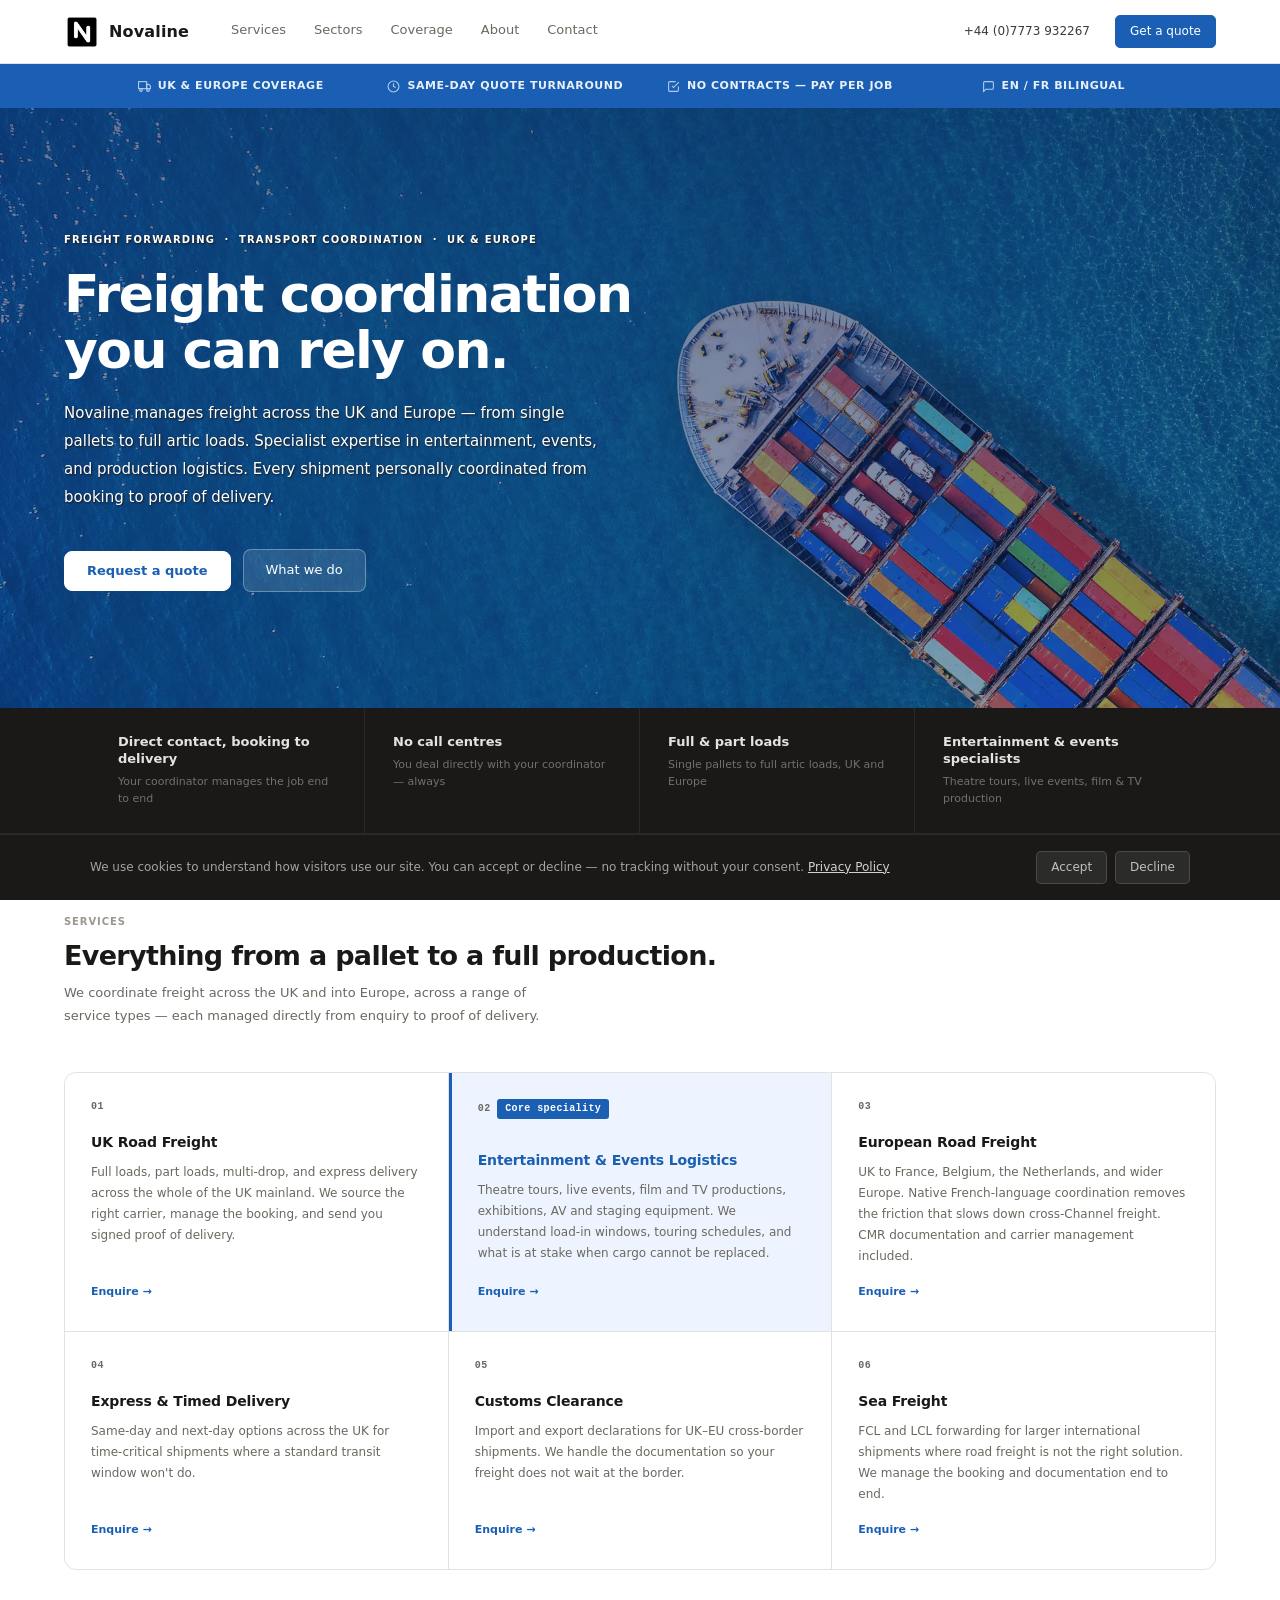
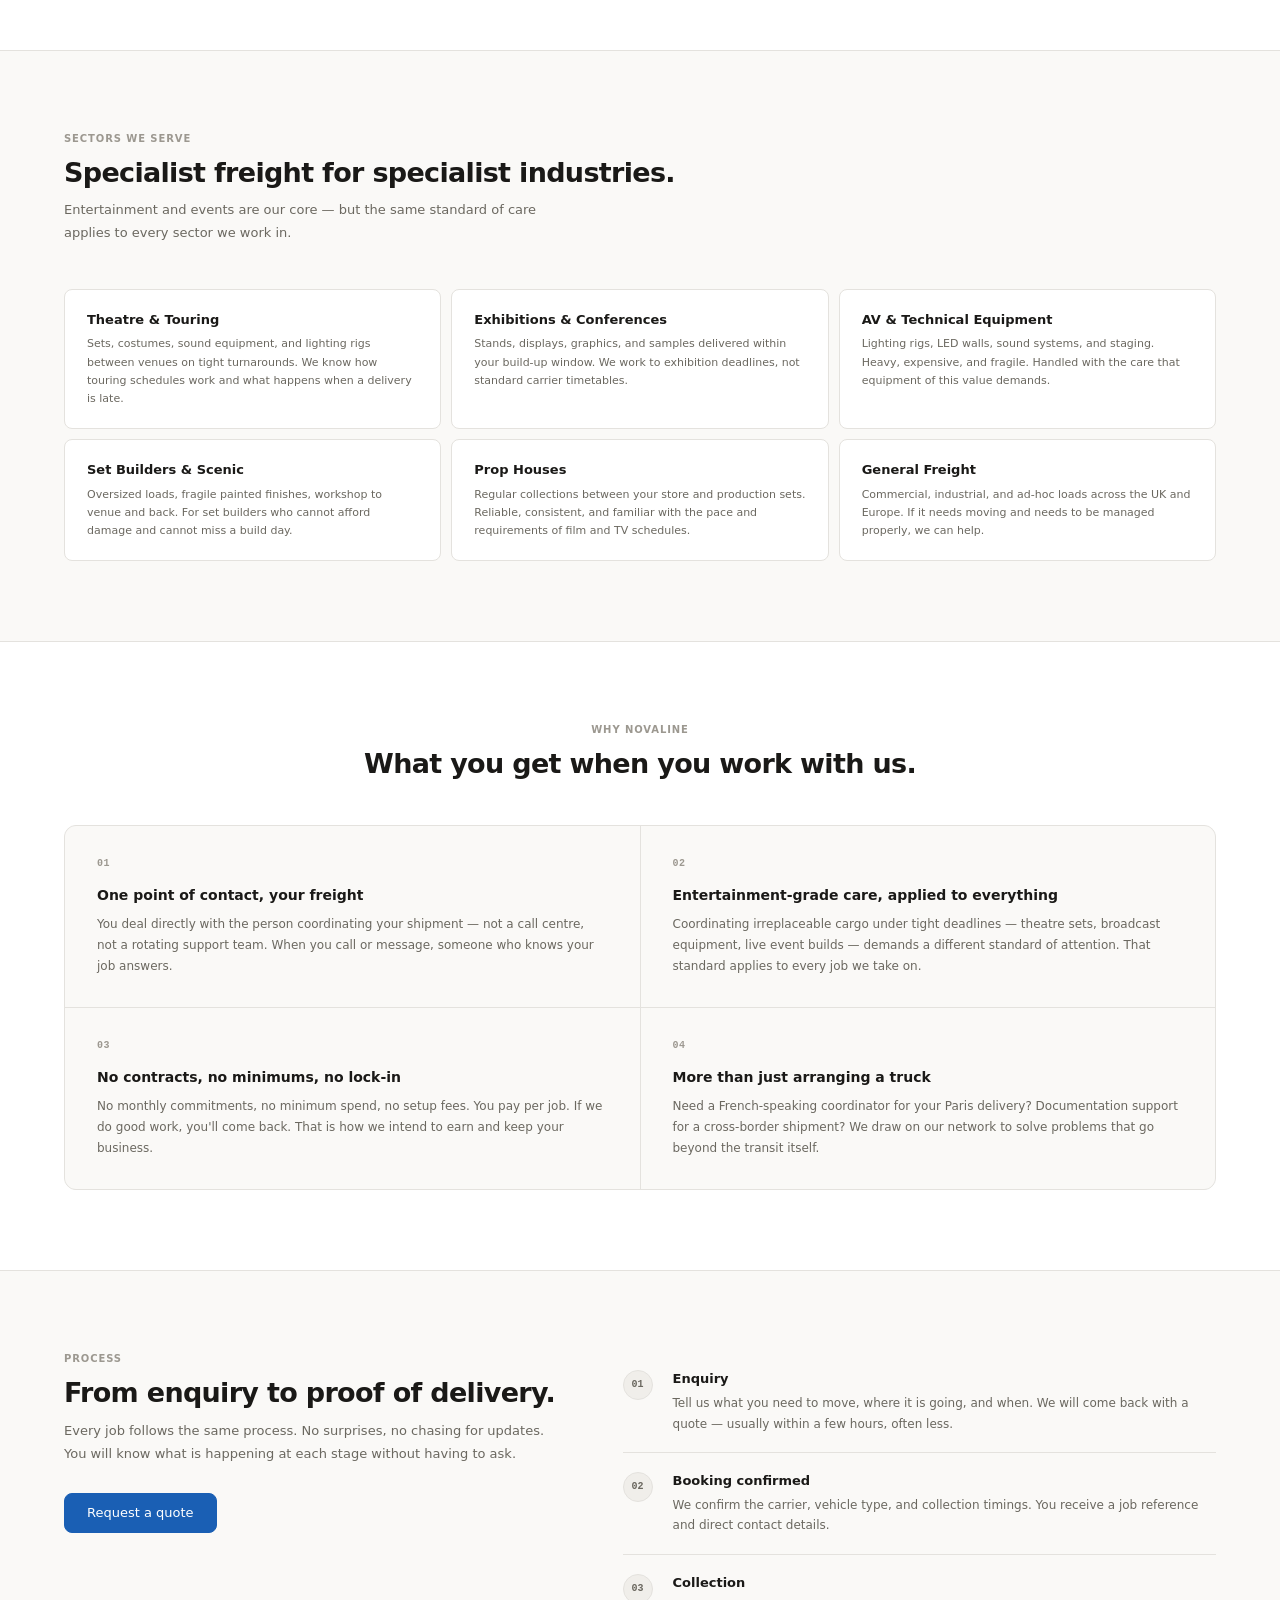
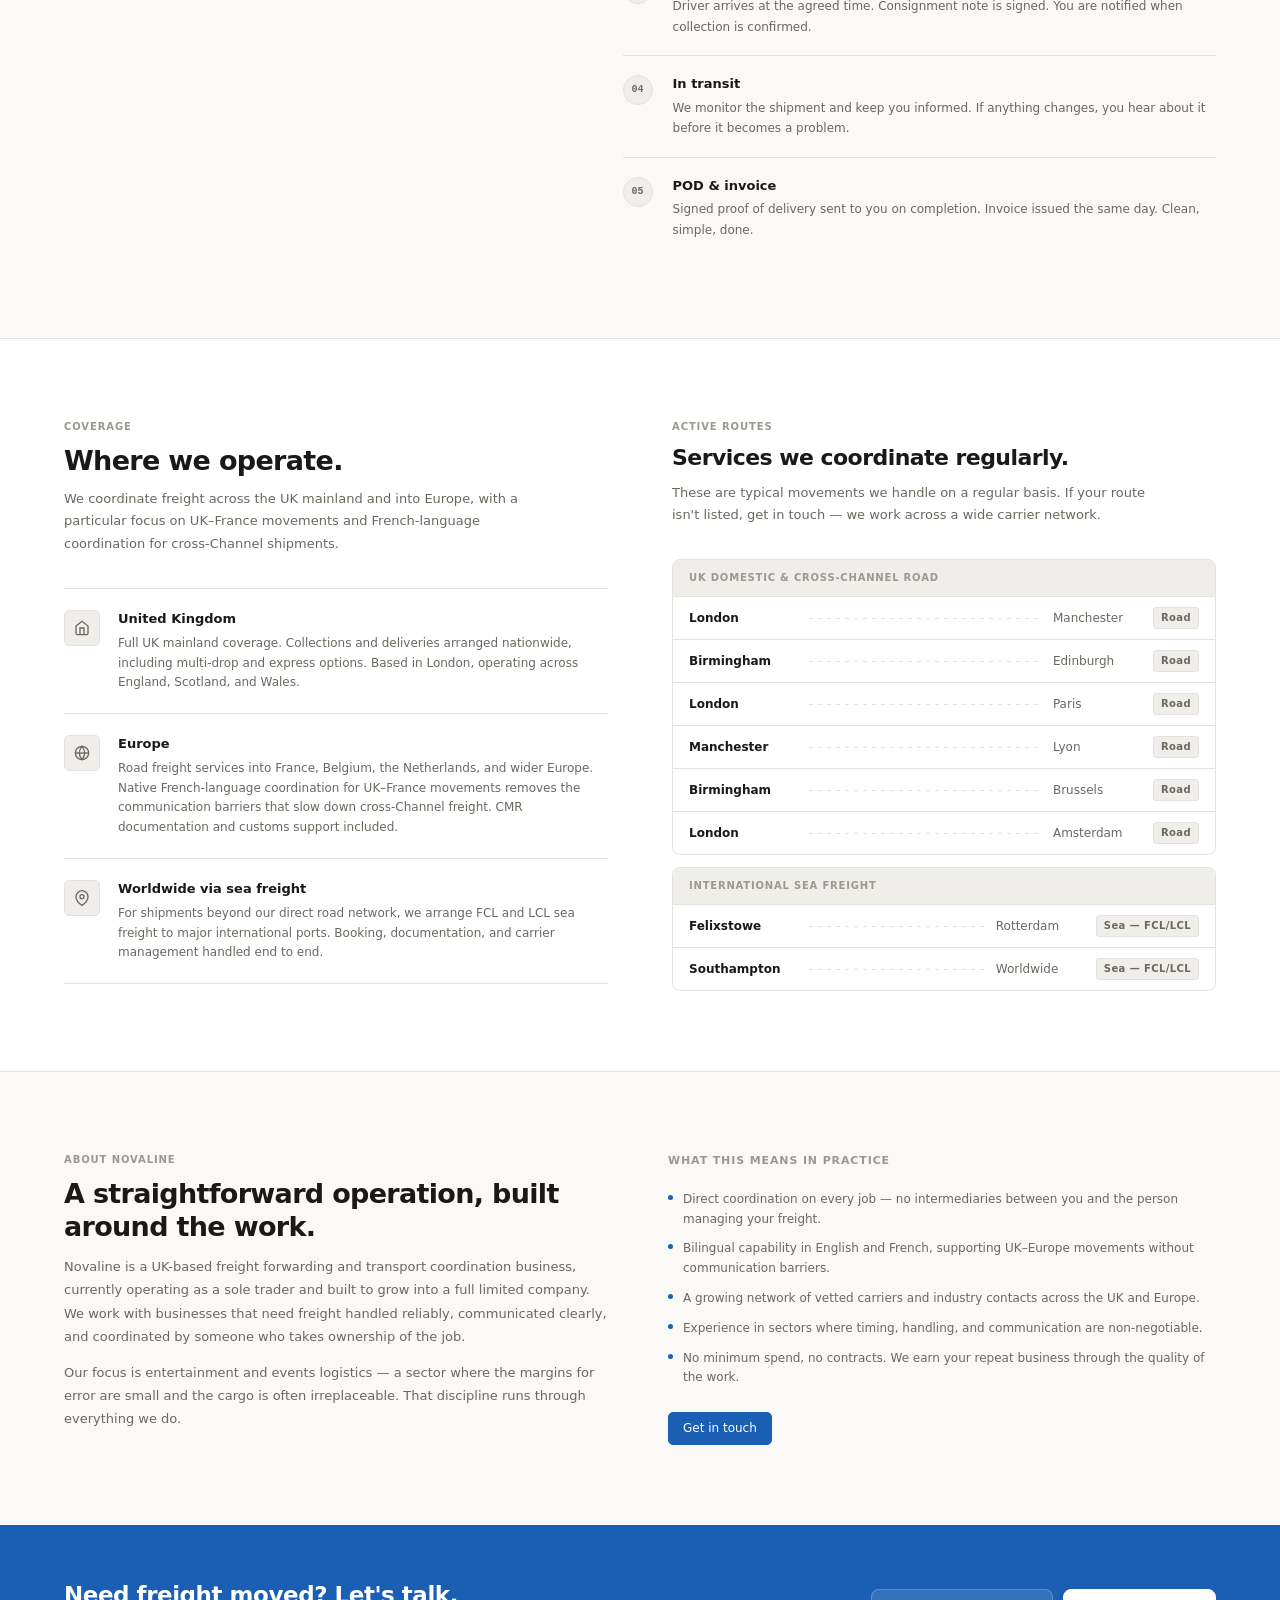
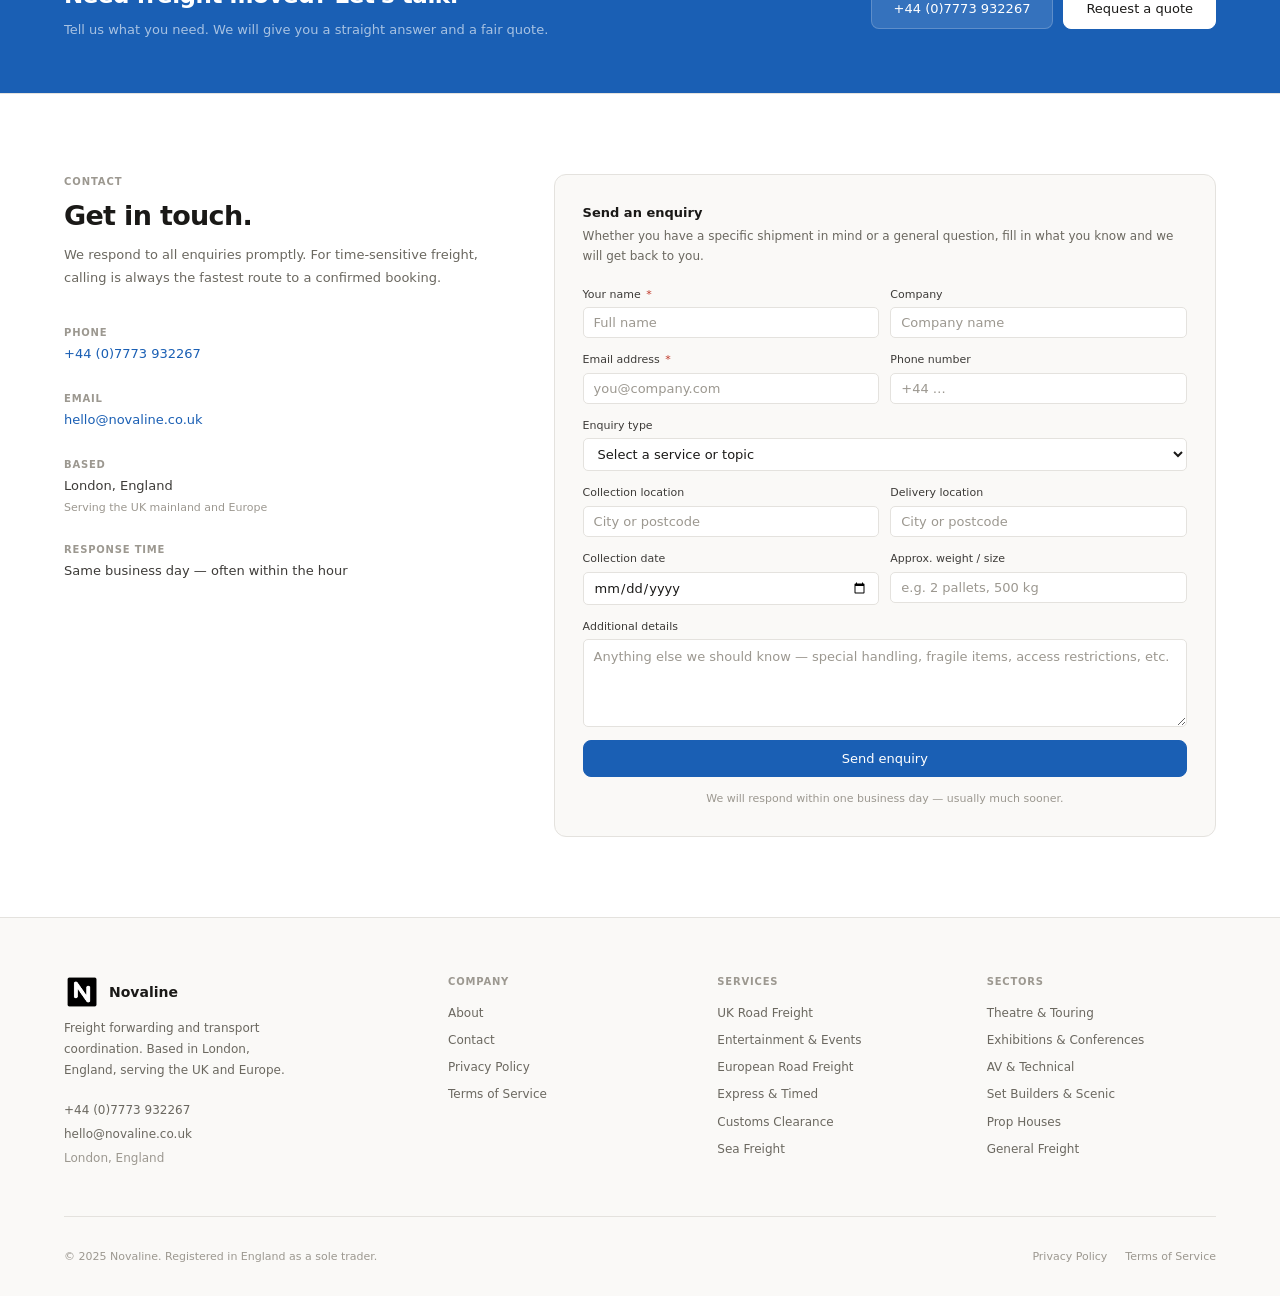
<file: index.html>
<!DOCTYPE html>
<html lang="en">
<head>
    <meta charset="UTF-8">
    <meta name="viewport" content="width=device-width, initial-scale=1.0">
    <!-- PRIMARY METADATA -->
    <title>Novaline — Freight Forwarding & Transport Coordination | UK & Europe</title>
    <meta name="description"
          content="Novaline coordinates freight across the UK and Europe,
          with specialist expertise in entertainment and event logistics.
          Nearly a decade of hands-on industry experience.">
    <meta name="author" content="Novaline">
    <!-- CANONICAL URL -->
    <link rel="canonical" href="https://novaline.co.uk/">
    <!-- OPEN GRAPH -->
    <meta property="og:type" content="website">
    <meta property="og:url" content="https://novaline.co.uk/">
    <meta property="og:title"
          content="Novaline — Freight Forwarding & Transport Coordination | UK & Europe">
    <meta property="og:description"
          content="Novaline coordinates freight across the UK and Europe,
          with specialist expertise in entertainment and event logistics.
          Nearly a decade of hands-on industry experience.">
    <!-- FAVICON -->
    <link rel="icon" href="/assets/logo/favicon.ico">
    <link rel="icon" href="/assets/logo/favicon.svg" type="image/svg+xml">
    <!-- PRELOAD HERO IMAGE -->
    <link rel="preload" as="image" href="/assets/img/hero-home.webp" type="image/webp">
    <!-- STYLES -->
    <link rel="stylesheet" href="/style.css">
</head>
<!-- COOKIE CONSENT -->
<div class="cookie-banner" id="cookieConsent" role="dialog" aria-live="polite" aria-hidden="true"
     aria-label="Cookie consent">
    <div class="cookie-banner__inner">
        <p class="cookie-banner__text">
            We use cookies to understand how visitors use our site. You can accept or decline — no tracking without your
            consent.
            <a href="/legal/privacy/">Privacy Policy</a>
        </p>
        <div class="cookie-banner__actions">
            <button class="btn btn-primary" id="cookieAccept">Accept</button>
            <button class="btn" id="cookieDecline">Decline</button>
        </div>
    </div>
</div>
<!-- NOSCRIPT FALLBACK -->
<noscript>
    <style>
        .cookie-banner {
            display: none !important;
        }
    </style>
</noscript>
<body>
<!-- TOPBAR -->
<header class="topbar">
    <div class="topbar-inner">
        <a class="topbar-brand" href="#top">
            <div class="brand-mark">
                <img src="assets/logo/logo.png" alt="">
            </div>
            Novaline
        </a>
        <nav class="topbar-nav">
            <a class="topbar-tab" href="#services">Services</a>
            <a class="topbar-tab" href="#sectors">Sectors</a>
            <a class="topbar-tab" href="#coverage">Coverage</a>
            <a class="topbar-tab" href="#about">About</a>
            <a class="topbar-tab" href="#contact">Contact</a>
        </nav>
        <div class="topbar-right">
            <a href="tel:+447773932267" class="btn btn-ghost topbar-phone">+44 (0)7773 932267</a>
            <a href="#contact" class="btn btn-primary">Get a quote</a>
            <button class="nav-toggle" id="navToggle" aria-label="Open menu">
                <svg fill="none" stroke="currentColor" stroke-width="2" viewBox="0 0 24 24">
                    <path d="M4 6h16M4 12h16M4 18h16"/>
                </svg>
            </button>
        </div>
    </div>
</header>
<!-- CREDSTRIP -->
<div class="credstrip">
    <div class="credstrip-inner">
        <div class="cred-item">
            <svg fill="none" stroke="currentColor" stroke-width="2" viewBox="0 0 24 24">
                <rect x="1" y="3" width="15" height="13"/>
                <polygon points="16 8 20 8 23 11 23 16 16 16 16 8"/>
                <circle cx="5.5" cy="18.5" r="2.5"/>
                <circle cx="18.5" cy="18.5" r="2.5"/>
            </svg>
            UK &amp; Europe coverage
        </div>
        <div class="cred-item">
            <svg fill="none" stroke="currentColor" stroke-width="2" viewBox="0 0 24 24">
                <circle cx="12" cy="12" r="10"/>
                <polyline points="12 6 12 12 16 14"/>
            </svg>
            Same-day quote turnaround
        </div>
        <div class="cred-item">
            <svg fill="none" stroke="currentColor" stroke-width="2" viewBox="0 0 24 24">
                <polyline points="9 11 12 14 22 4"/>
                <path d="M21 12v7a2 2 0 01-2 2H5a2 2 0 01-2-2V5a2 2 0 012-2h11"/>
            </svg>
            No contracts — pay per job
        </div>
        <div class="cred-item">
            <svg fill="none" stroke="currentColor" stroke-width="2" viewBox="0 0 24 24">
                <path d="M21 15a2 2 0 01-2 2H7l-4 4V5a2 2 0 012-2h14a2 2 0 012 2z"/>
            </svg>
            EN / FR bilingual
        </div>
    </div>
</div>
<!-- MOBILE NAV -->
<nav class="mobile-nav" id="mobileNav">
    <a href="#services" onclick="closeMobileNav()">Services</a>
    <a href="#sectors" onclick="closeMobileNav()">Sectors</a>
    <a href="#coverage" onclick="closeMobileNav()">Coverage</a>
    <a href="#about" onclick="closeMobileNav()">About</a>
    <a href="#contact" onclick="closeMobileNav()">Contact</a>
    <div class="mobile-nav-cta">
        <a href="tel:+447773932267" class="btn" style="justify-content:center; margin-bottom:8px; width:100%;">
            +44 (0)7773 932267
        </a>
        <a href="#contact" class="btn btn-primary" style="justify-content:center; width:100%;"
           onclick="closeMobileNav()">
            Get a quote
        </a>
    </div>
</nav>
<!-- HERO -->
<section class="hero" id="top">
    <div class="container hero-inner">
        <div class="hero-eyebrow">
            Freight Forwarding &nbsp;&middot;&nbsp; Transport Coordination &nbsp;&middot;&nbsp; UK &amp; Europe
        </div>
        <h1>Freight coordination<br>you can rely on.</h1>
        <p class="hero-sub">
            Novaline manages freight across the UK and Europe &mdash; from single pallets to full artic loads.
            Specialist expertise in entertainment, events, and production logistics.
            Every shipment personally coordinated from booking to proof of delivery.
        </p>
        <div class="hero-actions">
            <a href="#contact" class="btn btn-primary btn-lg">Request a quote</a>
            <a href="#services" class="btn-secondary">What we do</a>
        </div>
    </div>
</section>
<!-- HERO STATS -->
<div class="hero-stats-strip">
    <div class="hero-stats-inner">
        <div class="hero-stat">
            <div class="hero-stat-val">Direct contact, booking to delivery</div>
            <div class="hero-stat-lbl">Your coordinator manages the job end to end</div>
        </div>
        <div class="hero-stat">
            <div class="hero-stat-val">No call centres</div>
            <div class="hero-stat-lbl">You deal directly with your coordinator — always</div>
        </div>
        <div class="hero-stat">
            <div class="hero-stat-val">Full &amp; part loads</div>
            <div class="hero-stat-lbl">Single pallets to full artic loads, UK and Europe</div>
        </div>
        <div class="hero-stat">
            <div class="hero-stat-val">Entertainment &amp; events specialists</div>
            <div class="hero-stat-lbl">Theatre tours, live events, film &amp; TV production</div>
        </div>
    </div>
</div>
<!-- SERVICES -->
<section class="section section-surface" id="services">
    <div class="container">
        <div class="section-header">
            <div class="section-label">Services</div>
            <div class="section-title">Everything from a pallet to a full production.</div>
            <p class="section-sub">
                We coordinate freight across the UK and into Europe, across a range of service types &mdash; each
                managed directly from enquiry to proof of delivery.
            </p>
        </div>
        <div class="services-grid-full">
            <div class="svc-card">
                <div class="svc-num">01</div>
                <div class="svc-title">UK Road Freight</div>
                <p class="svc-body">
                    Full loads, part loads, multi-drop, and express delivery across the whole of the UK mainland. We
                    source the right carrier, manage the booking, and send you signed proof of delivery.
                </p>
                <a href="#contact" style="font-size:11px;font-weight:600;color:var(--accent);">Enquire &rarr;</a>
            </div>
            <div class="svc-card svc-card-featured">
                <div class="svc-num">02 <span class="svc-tag">Core speciality</span></div>
                <div class="svc-title">Entertainment &amp; Events Logistics</div>
                <p class="svc-body">Theatre tours, live events, film and TV productions, exhibitions, AV and staging
                    equipment. We understand load-in windows, touring schedules, and what is at stake when cargo cannot
                    be replaced.</p>
                <a href="#contact" style="font-size:11px;font-weight:600;color:var(--accent);">Enquire &rarr;</a>
            </div>
            <div class="svc-card">
                <div class="svc-num">03</div>
                <div class="svc-title">European Road Freight</div>
                <p class="svc-body">UK to France, Belgium, the Netherlands, and wider Europe. Native French-language
                    coordination removes the friction that slows down cross-Channel freight. CMR documentation and
                    carrier management included.</p>
                <a href="#contact" style="font-size:11px;font-weight:600;color:var(--accent);">Enquire &rarr;</a>
            </div>
            <div class="svc-card">
                <div class="svc-num">04</div>
                <div class="svc-title">Express &amp; Timed Delivery</div>
                <p class="svc-body">Same-day and next-day options across the UK for time-critical shipments where a
                    standard transit window won't do.</p>
                <a href="#contact" style="font-size:11px;font-weight:600;color:var(--accent);">Enquire &rarr;</a>
            </div>
            <div class="svc-card">
                <div class="svc-num">05</div>
                <div class="svc-title">Customs Clearance</div>
                <p class="svc-body">Import and export declarations for UK&ndash;EU cross-border shipments. We handle the
                    documentation so your freight does not wait at the border.</p>
                <a href="#contact" style="font-size:11px;font-weight:600;color:var(--accent);">Enquire &rarr;</a>
            </div>
            <div class="svc-card">
                <div class="svc-num">06</div>
                <div class="svc-title">Sea Freight</div>
                <p class="svc-body">FCL and LCL forwarding for larger international shipments where road freight is not
                    the right solution. We manage the booking and documentation end to end.</p>
                <a href="#contact" style="font-size:11px;font-weight:600;color:var(--accent);">Enquire &rarr;</a>
            </div>
        </div>
    </div>
</section>
<!-- SECTORS -->
<section class="section section-border-t" id="sectors">
    <div class="container">
        <div class="section-header">
            <div class="section-label">Sectors we serve</div>
            <div class="section-title">Specialist freight for specialist industries.</div>
            <p class="section-sub">Entertainment and events are our core &mdash; but the same standard of care applies
                to every sector we work in.</p>
        </div>
        <div class="sectors-grid">
            <div class="sector-card">
                <div class="sector-title">Theatre &amp; Touring</div>
                <p class="sector-body">Sets, costumes, sound equipment, and lighting rigs between venues on tight
                    turnarounds. We know how touring schedules work and what happens when a delivery is late.</p>
            </div>
            <div class="sector-card">
                <div class="sector-title">Exhibitions &amp; Conferences</div>
                <p class="sector-body">Stands, displays, graphics, and samples delivered within your build-up window. We
                    work to exhibition deadlines, not standard carrier timetables.</p>
            </div>
            <div class="sector-card">
                <div class="sector-title">AV &amp; Technical Equipment</div>
                <p class="sector-body">Lighting rigs, LED walls, sound systems, and staging. Heavy, expensive, and
                    fragile. Handled with the care that equipment of this value demands.</p>
            </div>
            <div class="sector-card">
                <div class="sector-title">Set Builders &amp; Scenic</div>
                <p class="sector-body">Oversized loads, fragile painted finishes, workshop to venue and back. For set
                    builders who cannot afford damage and cannot miss a build day.</p>
            </div>
            <div class="sector-card">
                <div class="sector-title">Prop Houses</div>
                <p class="sector-body">Regular collections between your store and production sets. Reliable, consistent,
                    and familiar with the pace and requirements of film and TV schedules.</p>
            </div>
            <div class="sector-card">
                <div class="sector-title">General Freight</div>
                <p class="sector-body">Commercial, industrial, and ad-hoc loads across the UK and Europe. If it needs
                    moving and needs to be managed properly, we can help.</p>
            </div>
        </div>
    </div>
</section>
<!-- WHY NOVALINE -->
<section class="section section-surface section-border-t">
    <div class="container">
        <div class="section-header section-header-center">
            <div class="section-label">Why Novaline</div>
            <div class="section-title">What you get when you work with us.</div>
        </div>
        <div class="pillars-grid">
            <div class="pillar">
                <div class="pillar-num">01</div>
                <div class="pillar-title">One point of contact, your freight</div>
                <p class="pillar-body">You deal directly with the person coordinating your shipment &mdash; not a call
                    centre, not a rotating support team. When you call or message, someone who knows your job
                    answers.</p>
            </div>
            <div class="pillar">
                <div class="pillar-num">02</div>
                <div class="pillar-title">Entertainment-grade care, applied to everything</div>
                <p class="pillar-body">Coordinating irreplaceable cargo under tight deadlines &mdash; theatre sets,
                    broadcast equipment, live event builds &mdash; demands a different standard of attention. That
                    standard applies to every job we take on.</p>
            </div>
            <div class="pillar">
                <div class="pillar-num">03</div>
                <div class="pillar-title">No contracts, no minimums, no lock-in</div>
                <p class="pillar-body">No monthly commitments, no minimum spend, no setup fees. You pay per job. If we
                    do good work, you'll come back. That is how we intend to earn and keep your business.</p>
            </div>
            <div class="pillar">
                <div class="pillar-num">04</div>
                <div class="pillar-title">More than just arranging a truck</div>
                <p class="pillar-body">Need a French-speaking coordinator for your Paris delivery? Documentation support
                    for a cross-border shipment? We draw on our network to solve problems that go beyond the transit
                    itself.</p>
            </div>
        </div>
    </div>
</section>
<!-- HOW IT WORKS -->
<section class="section section-border-t" id="how-it-works">
    <div class="container">
        <div class="how-grid" style="display:grid;grid-template-columns:1fr 1.2fr;gap:64px;align-items:start;">
            <div>
                <div class="section-label">Process</div>
                <div class="section-title" style="margin-bottom:10px;">From enquiry to proof of delivery.</div>
                <p style="font-size:13px;line-height:1.75;color:var(--ink-3);margin-bottom:28px;">Every job follows the
                    same process. No surprises, no chasing for updates. You will know what is happening at each stage
                    without having to ask.</p>
                <a href="#contact" class="btn btn-primary btn-lg">Request a quote</a>
            </div>
            <div class="steps">
                <div class="step">
                    <div class="step-num">01</div>
                    <div>
                        <div class="step-title">Enquiry</div>
                        <p class="step-body">Tell us what you need to move, where it is going, and when. We will come
                            back with a quote &mdash; usually within a few hours, often less.</p></div>
                </div>
                <div class="step">
                    <div class="step-num">02</div>
                    <div>
                        <div class="step-title">Booking confirmed</div>
                        <p class="step-body">We confirm the carrier, vehicle type, and collection timings. You receive a
                            job reference and direct contact details.</p></div>
                </div>
                <div class="step">
                    <div class="step-num">03</div>
                    <div>
                        <div class="step-title">Collection</div>
                        <p class="step-body">Driver arrives at the agreed time. Consignment note is signed. You are
                            notified when collection is confirmed.</p></div>
                </div>
                <div class="step">
                    <div class="step-num">04</div>
                    <div>
                        <div class="step-title">In transit</div>
                        <p class="step-body">We monitor the shipment and keep you informed. If anything changes, you
                            hear about it before it becomes a problem.</p></div>
                </div>
                <div class="step">
                    <div class="step-num">05</div>
                    <div>
                        <div class="step-title">POD &amp; invoice</div>
                        <p class="step-body">Signed proof of delivery sent to you on completion. Invoice issued the same
                            day. Clean, simple, done.</p></div>
                </div>
            </div>
        </div>
    </div>
</section>
<!-- COVERAGE -->
<section class="section section-surface section-border-t" id="coverage">
    <div class="container">
        <div class="coverage-layout">
            <div>
                <div class="section-label">Coverage</div>
                <div class="section-title" style="margin-bottom:10px;">Where we operate.</div>
                <p class="section-sub">We coordinate freight across the UK mainland and into Europe, with a particular
                    focus on UK&ndash;France movements and French-language coordination for cross-Channel shipments.</p>
                <div class="region-list">
                    <div class="region">
                        <div class="region-icon">
                            <svg fill="none" stroke="currentColor" stroke-width="2" viewBox="0 0 24 24">
                                <path d="M3 9l9-7 9 7v11a2 2 0 01-2 2H5a2 2 0 01-2-2z"/>
                                <polyline points="9 22 9 12 15 12 15 22"/>
                            </svg>
                        </div>
                        <div>
                            <div class="region-name">United Kingdom</div>
                            <p class="region-detail">Full UK mainland coverage. Collections and deliveries arranged
                                nationwide, including multi-drop and express options. Based in London, operating across
                                England, Scotland, and Wales.</p></div>
                    </div>
                    <div class="region">
                        <div class="region-icon">
                            <svg fill="none" stroke="currentColor" stroke-width="2" viewBox="0 0 24 24">
                                <circle cx="12" cy="12" r="10"/>
                                <line x1="2" y1="12" x2="22" y2="12"/>
                                <path d="M12 2a15.3 15.3 0 014 10 15.3 15.3 0 01-4 10 15.3 15.3 0 01-4-10 15.3 15.3 0 014-10z"/>
                            </svg>
                        </div>
                        <div>
                            <div class="region-name">Europe</div>
                            <p class="region-detail">Road freight services into France, Belgium, the Netherlands, and
                                wider Europe. Native French-language coordination for UK&ndash;France movements removes
                                the communication barriers that slow down cross-Channel freight. CMR documentation and
                                customs support included.</p></div>
                    </div>
                    <div class="region">
                        <div class="region-icon">
                            <svg fill="none" stroke="currentColor" stroke-width="2" viewBox="0 0 24 24">
                                <path d="M21 10c0 7-9 13-9 13s-9-6-9-13a9 9 0 0118 0z"/>
                                <circle cx="12" cy="10" r="3"/>
                            </svg>
                        </div>
                        <div>
                            <div class="region-name">Worldwide via sea freight</div>
                            <p class="region-detail">
                                For shipments beyond our direct road network, we arrange FCL and LCL sea freight to
                                major international ports. Booking, documentation, and carrier management handled end to
                                end.
                            </p>
                        </div>
                    </div>
                </div>
            </div>
            <div>
                <div class="section-label">Active routes</div>
                <div class="section-title" style="margin-bottom:10px;font-size:clamp(18px,2vw,22px);">Services we
                    coordinate regularly.
                </div>
                <p class="section-sub" style="margin-bottom:28px;">These are typical movements we handle on a regular
                    basis. If your route isn't listed, get in touch &mdash; we work across a wide carrier network.</p>
                <div class="routes-box">
                    <div class="routes-box-header">UK domestic &amp; cross-channel road</div>
                    <div class="route-list">
                        <div class="route-row"><span class="route-origin">London</span>
                            <div class="route-line"></div>
                            <span class="route-dest">Manchester</span><span class="route-mode">Road</span></div>
                        <div class="route-row"><span class="route-origin">Birmingham</span>
                            <div class="route-line"></div>
                            <span class="route-dest">Edinburgh</span><span class="route-mode">Road</span></div>
                        <div class="route-row"><span class="route-origin">London</span>
                            <div class="route-line"></div>
                            <span class="route-dest">Paris</span><span class="route-mode">Road</span></div>
                        <div class="route-row"><span class="route-origin">Manchester</span>
                            <div class="route-line"></div>
                            <span class="route-dest">Lyon</span><span class="route-mode">Road</span></div>
                        <div class="route-row"><span class="route-origin">Birmingham</span>
                            <div class="route-line"></div>
                            <span class="route-dest">Brussels</span><span class="route-mode">Road</span></div>
                        <div class="route-row"><span class="route-origin">London</span>
                            <div class="route-line"></div>
                            <span class="route-dest">Amsterdam</span><span class="route-mode">Road</span></div>
                    </div>
                </div>
                <div class="routes-box" style="margin-top:12px;">
                    <div class="routes-box-header">International sea freight</div>
                    <div class="route-list">
                        <div class="route-row"><span class="route-origin">Felixstowe</span>
                            <div class="route-line"></div>
                            <span class="route-dest">Rotterdam</span><span class="route-mode">Sea — FCL/LCL</span></div>
                        <div class="route-row"><span class="route-origin">Southampton</span>
                            <div class="route-line"></div>
                            <span class="route-dest">Worldwide</span><span class="route-mode">Sea — FCL/LCL</span></div>
                    </div>
                </div>
            </div>
        </div>
    </div>
</section>
<!-- ABOUT -->
<section class="section section-border-t" id="about">
    <div class="container">
        <div class="about-grid">
            <div>
                <div class="section-label">About Novaline</div>
                <div class="section-title" style="margin-bottom:12px;">A straightforward operation, built around the
                    work.
                </div>
                <p style="font-size:13px;line-height:1.8;color:var(--ink-3);">Novaline is a UK-based freight forwarding
                    and transport coordination business, currently operating as a sole trader and built to grow into a
                    full limited company. We work with businesses that need freight handled reliably, communicated
                    clearly, and coordinated by someone who takes ownership of the job.</p>
                <p style="font-size:13px;line-height:1.8;color:var(--ink-3);margin-top:12px;">Our focus is entertainment
                    and events logistics &mdash; a sector where the margins for error are small and the cargo is often
                    irreplaceable. That discipline runs through everything we do.</p>
            </div>
            <div>
                <div style="font-size:11px;font-weight:700;text-transform:uppercase;letter-spacing:.08em;color:var(--ink-4);margin-bottom:14px;">
                    What this means in practice
                </div>
                <div class="about-list">
                    <div class="about-list-item">Direct coordination on every job &mdash; no intermediaries between you
                        and the person managing your freight.
                    </div>
                    <div class="about-list-item">Bilingual capability in English and French, supporting UK&ndash;Europe
                        movements without communication barriers.
                    </div>
                    <div class="about-list-item">A growing network of vetted carriers and industry contacts across the
                        UK and Europe.
                    </div>
                    <div class="about-list-item">Experience in sectors where timing, handling, and communication are
                        non-negotiable.
                    </div>
                    <div class="about-list-item">No minimum spend, no contracts. We earn your repeat business through
                        the quality of the work.
                    </div>
                </div>
                <div style="margin-top:24px;"><a href="#contact" class="btn btn-primary">Get in touch</a></div>
            </div>
        </div>
    </div>
</section>
<!-- CTA BAND -->
<div class="cta-band">
    <div class="container">
        <div class="cta-band-inner">
            <div>
                <div class="cta-band-title">Need freight moved? Let's talk.</div>
                <p class="cta-band-sub">Tell us what you need. We will give you a straight answer and a fair quote.</p>
            </div>
            <div class="cta-band-actions">
                <a href="tel:+447773932267" class="btn btn-lg"
                   style="background:rgba(255,255,255,.12);border-color:rgba(255,255,255,.2);color:#fff;">+44 (0)7773
                    932267</a>
                <a href="#contact" class="btn btn-lg" style="background:#fff;border-color:#fff;color:var(--ink);">Request
                    a quote</a>
            </div>
        </div>
    </div>
</div>
<!-- CONTACT -->
<section class="section section-surface section-border-t" id="contact">
    <div class="container">
        <div class="contact-layout">
            <div>
                <div class="section-label" style="margin-bottom:10px;">Contact</div>
                <div class="section-title" style="margin-bottom:12px;">Get in touch.</div>
                <p style="font-size:13px;line-height:1.75;color:var(--ink-3);margin-bottom:36px;">We respond to all
                    enquiries promptly. For time-sensitive freight, calling is always the fastest route to a confirmed
                    booking.</p>
                <div class="contact-meta">
                    <div>
                        <div class="contact-meta-label">Phone</div>
                        <div class="contact-meta-val"><a href="tel:+447773932267">+44 (0)7773 932267</a></div>
                    </div>
                    <div>
                        <div class="contact-meta-label">Email</div>
                        <div class="contact-meta-val"><a href="mailto:hello@novaline.co.uk">hello@novaline.co.uk</a>
                        </div>
                    </div>
                    <div>
                        <div class="contact-meta-label">Based</div>
                        <div class="contact-meta-val">London, England
                            <div style="font-size:11px;color:var(--ink-4);margin-top:2px;">Serving the UK mainland and
                                Europe
                            </div>
                        </div>
                    </div>
                    <div>
                        <div class="contact-meta-label">Response time</div>
                        <div class="contact-meta-val">Same business day &mdash; often within the hour</div>
                    </div>
                </div>
            </div>
            <div class="form-wrap">
                <div style="font-size:13px;font-weight:600;color:var(--ink);margin-bottom:4px;">Send an enquiry</div>
                <p style="font-size:12px;color:var(--ink-3);margin-bottom:20px;">Whether you have a specific shipment in
                    mind or a general question, fill in what you know and we will get back to you.</p>
                <form class="form" id="contactForm">
                    <div class="form-row">
                        <div class="form-field"><label class="form-label" for="fname">Your name <span
                                class="req">*</span></label><input class="input" type="text" id="fname" name="name"
                                                                   placeholder="Full name" required></div>
                        <div class="form-field"><label class="form-label" for="fcompany">Company</label><input
                                class="input" type="text" id="fcompany" name="company" placeholder="Company name"></div>
                    </div>
                    <div class="form-row">
                        <div class="form-field"><label class="form-label" for="femail">Email address <span
                                class="req">*</span></label><input class="input" type="email" id="femail" name="email"
                                                                   placeholder="you@company.com" required></div>
                        <div class="form-field"><label class="form-label" for="fphone">Phone number</label><input
                                class="input" type="tel" id="fphone" name="phone" placeholder="+44 &hellip;"></div>
                    </div>
                    <div class="form-field">
                        <label class="form-label" for="fservice">Enquiry type</label>
                        <select class="input" id="fservice" name="service">
                            <option value="">Select a service or topic</option>
                            <option>UK Road Freight</option>
                            <option>Entertainment &amp; Events Logistics</option>
                            <option>European Road Freight</option>
                            <option>Express &amp; Timed Delivery</option>
                            <option>Customs Clearance</option>
                            <option>Sea Freight</option>
                            <option>General enquiry</option>
                            <option>Not sure &mdash; happy to advise</option>
                        </select>
                    </div>
                    <div class="form-row">
                        <div class="form-field"><label class="form-label" for="fcollection">Collection
                            location</label><input class="input" type="text" id="fcollection" name="collection"
                                                   placeholder="City or postcode"></div>
                        <div class="form-field"><label class="form-label" for="fdelivery">Delivery
                            location</label><input class="input" type="text" id="fdelivery" name="delivery"
                                                   placeholder="City or postcode"></div>
                    </div>
                    <div class="form-row">
                        <div class="form-field"><label class="form-label" for="fdate">Collection date</label><input
                                class="input" type="date" id="fdate" name="date"></div>
                        <div class="form-field"><label class="form-label" for="fweight">Approx. weight /
                            size</label><input class="input" type="text" id="fweight" name="weight"
                                               placeholder="e.g. 2 pallets, 500 kg"></div>
                    </div>
                    <div class="form-field"><label class="form-label" for="fmessage">Additional details</label><textarea
                            class="input" id="fmessage" name="message" rows="3"
                            placeholder="Anything else we should know &mdash; special handling, fragile items, access restrictions, etc."></textarea>
                    </div>
                    <button type="submit" class="form-submit">Send enquiry</button>
                    <p class="form-hint">We will respond within one business day &mdash; usually much sooner.</p>
                </form>
                <div class="form-success" id="formSuccess">
                    <div class="form-success-icon">&#10003;</div>
                    <div style="font-size:14px;font-weight:700;color:var(--ink);margin-bottom:4px;">Enquiry received
                    </div>
                    <p style="font-size:12px;color:var(--ink-3);line-height:1.6;">Thanks &mdash; we will be in touch
                        shortly. For anything urgent, call us directly on <a href="tel:+447773932267">+44 (0)7773
                            932267</a>.</p>
                </div>
                <div class="form-error" id="formError">
                    <p>Something went wrong — please try again or email us directly at <a
                            href="mailto:hello@novaline.co.uk">hello@novaline.co.uk</a>.</p>
                </div>
            </div>
        </div>
    </div>
</section>
<!-- FOOTER -->
<footer class="footer">
    <div class="container">
        <div class="footer-grid">
            <div>
                <div class="footer-brand-name">
                    <div class="brand-mark">
                        <img src="assets/logo/logo.png" alt="">
                    </div>
                    Novaline
                </div>
                <p class="footer-brand-desc">Freight forwarding and transport coordination. Based in London, England,
                    serving the UK and Europe.</p>
                <div class="footer-contact-list">
                    <a href="tel:+447773932267">+44 (0)7773 932267</a>
                    <a href="mailto:hello@novaline.co.uk">hello@novaline.co.uk</a>
                    <span>London, England</span>
                </div>
            </div>
            <div>
                <div class="footer-col-title">Company</div>
                <div class="footer-links">
                    <a href="#about">About</a>
                    <a href="#contact">Contact</a>
                    <a href="/legal/privacy/">Privacy Policy</a>
                    <a href="/legal/terms/">Terms of Service</a>
                </div>
            </div>
            <div>
                <div class="footer-col-title">Services</div>
                <div class="footer-links">
                    <a href="#services">UK Road Freight</a>
                    <a href="#services">Entertainment &amp; Events</a>
                    <a href="#services">European Road Freight</a>
                    <a href="#services">Express &amp; Timed</a>
                    <a href="#services">Customs Clearance</a>
                    <a href="#services">Sea Freight</a>
                </div>
            </div>
            <div>
                <div class="footer-col-title">Sectors</div>
                <div class="footer-links">
                    <a href="#sectors">Theatre &amp; Touring</a>
                    <a href="#sectors">Exhibitions &amp; Conferences</a>
                    <a href="#sectors">AV &amp; Technical</a>
                    <a href="#sectors">Set Builders &amp; Scenic</a>
                    <a href="#sectors">Prop Houses</a>
                    <a href="#sectors">General Freight</a>
                </div>
            </div>
        </div>
        <div class="footer-bottom">
            <span class="footer-bottom-copy">&copy; 2025 Novaline. Registered in England as a sole trader.</span>
            <div class="footer-bottom-links">
                <a href="/legal/privacy/">Privacy Policy</a>
                <a href="/legal/terms/">Terms of Service</a>
            </div>
        </div>
    </div>
</footer>
<!-- SCRIPT -->
<script src="script.js" defer></script>
<!-- STRUCTURED DATA -->
<script type="application/ld+json">
    {
        "@context": "https://schema.org",
        "@type": "LocalBusiness",
        "name": "Novaline",
        "url": "https://www.novaline.co.uk",
        "email": "hello@novaline.co.uk",
        "telephone": "+447773932267",
        "description": "Novaline coordinates freight across the UK and Europe, with specialist expertise in entertainment and event logistics. Nearly a decade of hands-on industry experience.",
        "address": {
            "@type": "PostalAddress",
            "addressLocality": "London",
            "addressRegion": "London",
            "addressCountry": "United Kingdom"
        },
        "areaServed": [
            "GB",
            "EU"
        ],
        "knowsLanguage": [
            "English",
            "French",
            "en",
            "fr"
        ]
    }
</script>
</body>
</html>
</file>
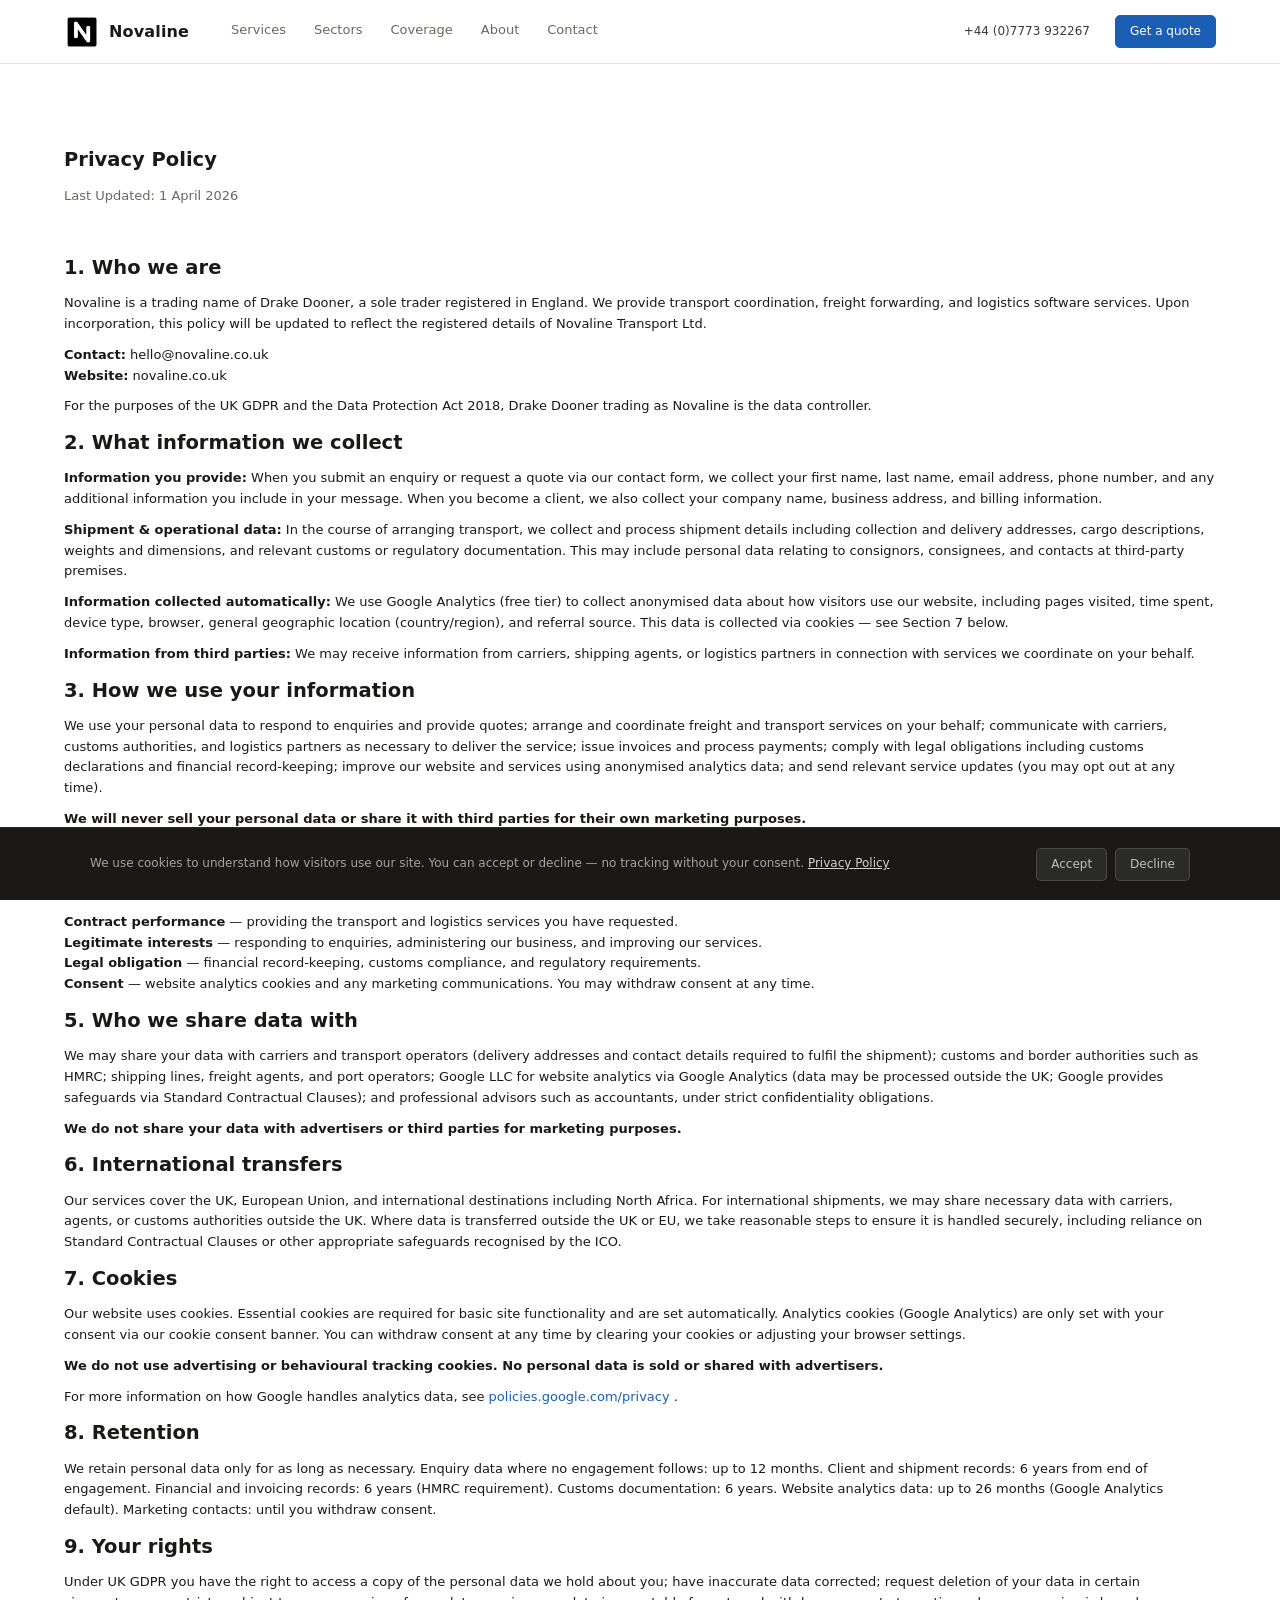
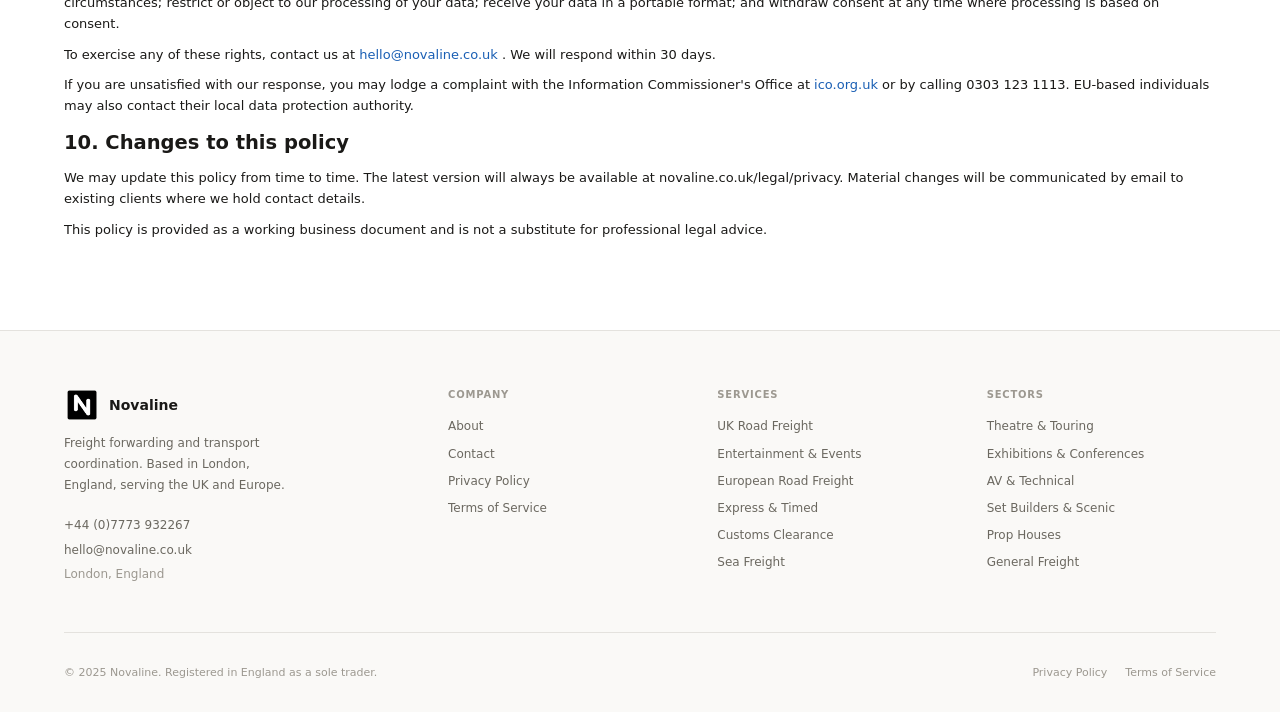
<file: legal/privacy/index.html>
<!DOCTYPE html>
<html lang="en">
<head>
    <meta charset="UTF-8">
    <meta name="viewport" content="width=device-width, initial-scale=1.0">
    <title>Privacy Policy | Novaline</title>
    <meta name="description"
          content="Read Novaline's Privacy Policy. We respect your data and explain how we collect,
          use, and protect information while coordinating freight across the UK and Europe.">
    <meta name="author" content="Novaline">
    <!-- CANONICAL URL -->
    <link rel="canonical" href="https://novaline.co.uk/legal/privacy/">
    <!-- OPEN GRAPH -->
    <meta property="og:type" content="website">
    <meta property="og:url" content="https://novaline.co.uk/legal/privacy/">
    <meta property="og:title"
          content="Privacy Policy | Novaline">
    <meta property="og:description"
          content="Read Novaline's Privacy Policy. We respect your data and explain how we collect,
          use, and protect information while coordinating freight across the UK and Europe.">
    <!-- FAVICON -->
    <link rel="icon" href="/assets/logo/favicon.ico">
    <link rel="icon" href="/assets/logo/favicon.svg" type="image/svg+xml">
    <!-- STYLES -->
    <link rel="stylesheet" href="/style.css">
    <style>
        h2, p {
            margin-top: 10px;
            margin-bottom: 10px;
        }
    </style>
</head>
<!-- COOKIE CONSENT -->
<div class="cookie-banner" id="cookieConsent" role="dialog" aria-live="polite" aria-hidden="true"
     aria-label="Cookie consent">
    <div class="cookie-banner__inner">
        <p class="cookie-banner__text">
            We use cookies to understand how visitors use our site. You can accept or decline — no tracking without your
            consent.
            <a href="/legal/privacy/">Privacy Policy</a>
        </p>
        <div class="cookie-banner__actions">
            <button class="btn btn-primary" id="cookieAccept">Accept</button>
            <button class="btn" id="cookieDecline">Decline</button>
        </div>
    </div>
</div>
<body>
<!-- TOPBAR -->
<header class="topbar">
    <div class="topbar-inner">
        <a class="topbar-brand" href="/#top">
            <div class="brand-mark">
                <img src="/assets/logo/logo.png" alt="">
            </div>
            Novaline
        </a>
        <nav class="topbar-nav">
            <a class="topbar-tab" href="/#services">Services</a>
            <a class="topbar-tab" href="/#sectors">Sectors</a>
            <a class="topbar-tab" href="/#coverage">Coverage</a>
            <a class="topbar-tab" href="/#about">About</a>
            <a class="topbar-tab" href="/#contact">Contact</a>
        </nav>
        <div class="topbar-right">
            <a href="tel:+447773932267" class="btn btn-ghost topbar-phone">+44 (0)7773 932267</a>
            <a href="/#contact" class="btn btn-primary">Get a quote</a>
            <button class="nav-toggle" id="navToggle" aria-label="Open menu">
                <svg fill="none" stroke="currentColor" stroke-width="2" viewBox="0 0 24 24">
                    <path d="M4 6h16M4 12h16M4 18h16"/>
                </svg>
            </button>
        </div>
    </div>
</header>
<!-- Mobile nav -->
<nav class="mobile-nav" id="mobileNav">
    <a href="/#services" onclick="closeMobileNav()">Services</a>
    <a href="/#sectors" onclick="closeMobileNav()">Sectors</a>
    <a href="/#coverage" onclick="closeMobileNav()">Coverage</a>
    <a href="/#about" onclick="closeMobileNav()">About</a>
    <a href="/#contact" onclick="closeMobileNav()">Contact</a>
    <div class="mobile-nav-cta">
        <a href="tel:+447773932267" class="btn" style="justify-content:center; margin-bottom:8px; width:100%;">+44
            (0)7773 932267</a>
        <a href="/#contact" class="btn btn-primary" style="justify-content:center; width:100%;"
           onclick="closeMobileNav()">Get a quote</a>
    </div>
</nav>
<!-- MAIN CONTENT -->
<section class="section section-surface" aria-label="Privacy Policy">
    <div class="container">
        <div class="section-header">
            <h1>Privacy Policy</h1>
            <p class="section-sub">Last Updated: 1 April 2026</p>
        </div>
        <div>
            <h2>1. Who we are</h2>
            <p>
                Novaline is a trading name of Drake Dooner, a sole trader registered in England. We provide transport
                coordination, freight forwarding, and logistics software services. Upon incorporation, this policy will
                be updated to reflect the registered details of Novaline Transport Ltd.
            </p>
            <p>
                <strong>Contact:</strong> hello@novaline.co.uk<br>
                <strong>Website:</strong> novaline.co.uk
            </p>
            <p>
                For the purposes of the UK GDPR and the Data Protection Act 2018, Drake Dooner trading as Novaline is
                the data controller.
            </p>
            <h2>2. What information we collect</h2>
            <p>
                <strong>Information you provide:</strong> When you submit an enquiry or request a quote via our contact
                form, we collect your first name, last name, email address, phone number, and any additional
                information you include in your message. When you become a client, we also collect your company name,
                business address, and billing information.
            </p>
            <p>
                <strong>Shipment &amp; operational data:</strong> In the course of arranging transport, we collect and
                process shipment details including collection and delivery addresses, cargo descriptions, weights and
                dimensions, and relevant customs or regulatory documentation. This may include personal data relating
                to consignors, consignees, and contacts at third-party premises.
            </p>
            <p>
                <strong>Information collected automatically:</strong> We use Google Analytics (free tier) to collect
                anonymised data about how visitors use our website, including pages visited, time spent, device type,
                browser, general geographic location (country/region), and referral source. This data is collected via
                cookies — see Section&nbsp;7 below.
            </p>
            <p>
                <strong>Information from third parties:</strong> We may receive information from carriers, shipping
                agents, or logistics partners in connection with services we coordinate on your behalf.
            </p>
            <h2>3. How we use your information</h2>
            <p>
                We use your personal data to respond to enquiries and provide quotes; arrange and coordinate freight
                and transport services on your behalf; communicate with carriers, customs authorities, and logistics
                partners as necessary to deliver the service; issue invoices and process payments; comply with legal
                obligations including customs declarations and financial record-keeping; improve our website and
                services using anonymised analytics data; and send relevant service updates (you may opt out at any
                time).
            </p>
            <p>
                <strong>
                    We will never sell your personal data or share it with third parties for their own marketing
                    purposes.
                </strong>
            </p>
            <h2>4. Legal basis for processing</h2>
            <p>
                We process your data on the following bases under UK GDPR:
            </p>
            <p>
                <strong>Contract performance</strong> &mdash; providing the transport and logistics services you have
                requested.<br>
                <strong>Legitimate interests</strong> &mdash; responding to enquiries, administering our business, and
                improving our services.<br>
                <strong>Legal obligation</strong> &mdash; financial record-keeping, customs compliance, and regulatory
                requirements.<br>
                <strong>Consent</strong> &mdash; website analytics cookies and any marketing communications. You may
                withdraw consent at any time.
            </p>
            <h2>5. Who we share data with</h2>
            <p>
                We may share your data with carriers and transport operators (delivery addresses and contact details
                required to fulfil the shipment); customs and border authorities such as HMRC; shipping lines, freight
                agents, and port operators; Google LLC for website analytics via Google Analytics (data may be
                processed outside the UK; Google provides safeguards via Standard Contractual Clauses); and
                professional advisors such as accountants, under strict confidentiality obligations.
            </p>
            <p>
                <strong>
                    We do not share your data with advertisers or third parties for marketing purposes.
                </strong>
            </p>
            <h2>6. International transfers</h2>
            <p>
                Our services cover the UK, European Union, and international destinations including North Africa. For
                international shipments, we may share necessary data with carriers, agents, or customs authorities
                outside the UK. Where data is transferred outside the UK or EU, we take reasonable steps to ensure it
                is handled securely, including reliance on Standard Contractual Clauses or other appropriate safeguards
                recognised by the ICO.
            </p>
            <h2>7. Cookies</h2>
            <p>
                Our website uses cookies. Essential cookies are required for basic site functionality and are set
                automatically. Analytics cookies (Google Analytics) are only set with your consent via our cookie
                consent banner. You can withdraw consent at any time by clearing your cookies or adjusting your
                browser settings.
            </p>
            <p>
                <strong>
                    We do not use advertising or behavioural tracking cookies. No personal data is sold or shared with
                    advertisers.
                </strong>
            </p>
            <p>
                For more information on how Google handles analytics data, see
                <a href="https://policies.google.com/privacy" target="_blank" rel="noopener">
                    policies.google.com/privacy
                </a>.
            </p>
            <h2>8. Retention</h2>
            <p>
                We retain personal data only for as long as necessary. Enquiry data where no engagement follows: up to
                12&nbsp;months. Client and shipment records: 6&nbsp;years from end of engagement. Financial and
                invoicing records: 6&nbsp;years (HMRC requirement). Customs documentation: 6&nbsp;years. Website analytics
                data: up to 26&nbsp;months (Google Analytics default). Marketing contacts: until you withdraw consent.
            </p>
            <h2>9. Your rights</h2>
            <p>
                Under UK GDPR you have the right to access a copy of the personal data we hold about you; have
                inaccurate data corrected; request deletion of your data in certain circumstances; restrict or object
                to our processing of your data; receive your data in a portable format; and withdraw consent at any
                time where processing is based on consent.
            </p>
            <p>
                To exercise any of these rights, contact us at
                <a href="mailto:hello@novaline.co.uk">
                    hello@novaline.co.uk
                </a>.
                We will respond within 30&nbsp;days.
            </p>
            <p>
                If you are unsatisfied with our response, you may lodge a complaint with the Information Commissioner's
                Office at
                <a href="https://ico.org.uk" target="_blank" rel="noopener">
                    ico.org.uk
                </a> or by calling 0303&nbsp;123&nbsp;1113. EU-based individuals may also contact their local data protection
                authority.
            </p>
            <h2>10. Changes to this policy</h2>
            <p>
                We may update this policy from time to time. The latest version will always be available at
                novaline.co.uk/legal/privacy. Material changes will be communicated by email to existing clients where
                we hold contact details.
            </p>
            <p>
                This policy is provided as a working business document and is not a substitute
                for professional legal advice.
            </p>
        </div>
    </div>
</section>
<!-- FOOTER -->
<footer class="footer">
    <div class="container">
        <div class="footer-grid">
            <div>
                <div class="footer-brand-name">
                    <div class="brand-mark">
                        <img src="/assets/logo/logo.png" alt="">
                    </div>
                    Novaline
                </div>
                <p class="footer-brand-desc">Freight forwarding and transport coordination. Based in London, England,
                    serving the UK and Europe.</p>
                <div class="footer-contact-list">
                    <a href="tel:+447773932267">+44 (0)7773 932267</a>
                    <a href="mailto:hello@novaline.co.uk">hello@novaline.co.uk</a>
                    <span>London, England</span>
                </div>
            </div>
            <div>
                <div class="footer-col-title">Company</div>
                <div class="footer-links">
                    <a href="/#about">About</a>
                    <a href="/#contact">Contact</a>
                    <a href="/legal/privacy/">Privacy Policy</a>
                    <a href="/legal/terms/">Terms of Service</a>
                </div>
            </div>
            <div>
                <div class="footer-col-title">Services</div>
                <div class="footer-links">
                    <a href="/#services">UK Road Freight</a>
                    <a href="/#services">Entertainment &amp; Events</a>
                    <a href="/#services">European Road Freight</a>
                    <a href="/#services">Express &amp; Timed</a>
                    <a href="/#services">Customs Clearance</a>
                    <a href="/#services">Sea Freight</a>
                </div>
            </div>
            <div>
                <div class="footer-col-title">Sectors</div>
                <div class="footer-links">
                    <a href="/#sectors">Theatre &amp; Touring</a>
                    <a href="/#sectors">Exhibitions &amp; Conferences</a>
                    <a href="/#sectors">AV &amp; Technical</a>
                    <a href="/#sectors">Set Builders &amp; Scenic</a>
                    <a href="/#sectors">Prop Houses</a>
                    <a href="/#sectors">General Freight</a>
                </div>
            </div>
        </div>
        <div class="footer-bottom">
            <span class="footer-bottom-copy">&copy; 2025 Novaline. Registered in England as a sole trader.</span>
            <div class="footer-bottom-links">
                <a href="/legal/privacy/">Privacy Policy</a>
                <a href="/legal/terms/">Terms of Service</a>
            </div>
        </div>
    </div>
</footer>
<script src="/script.js" defer></script>
</body>
</html>
</file>
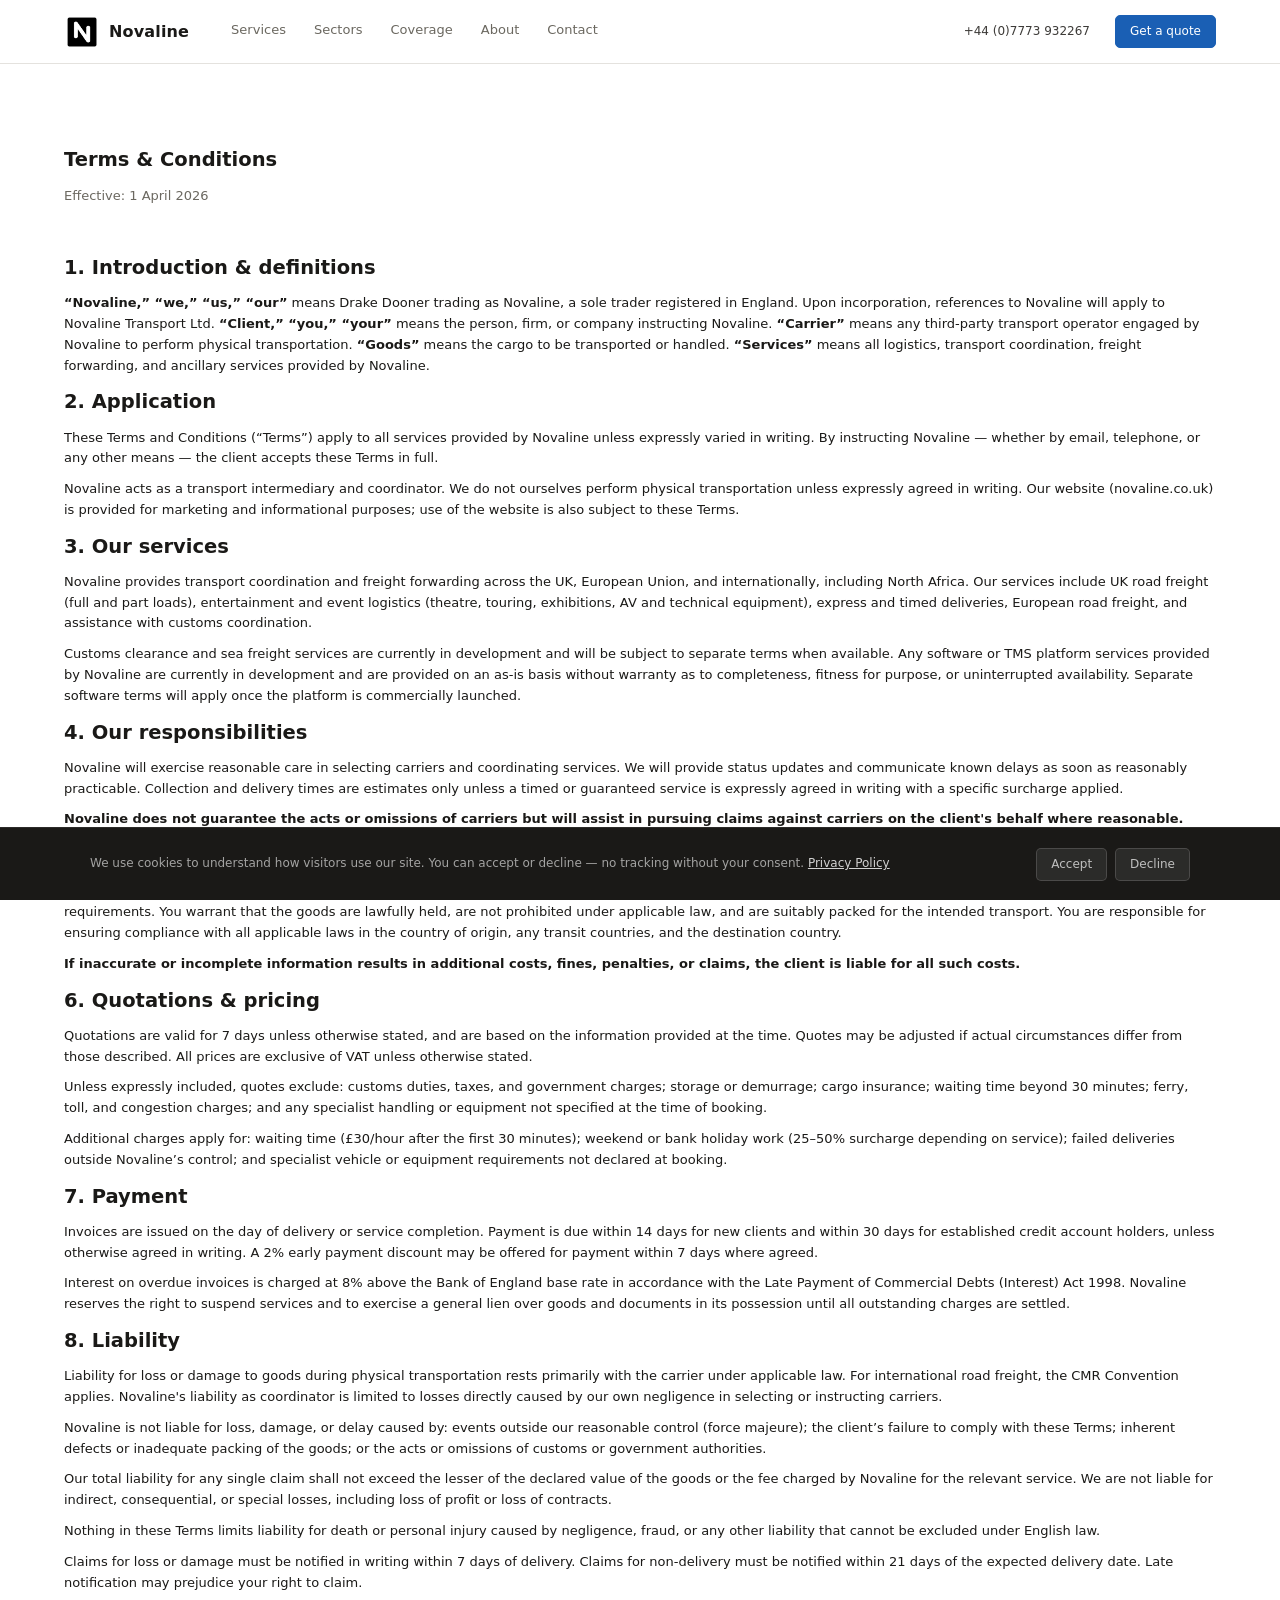
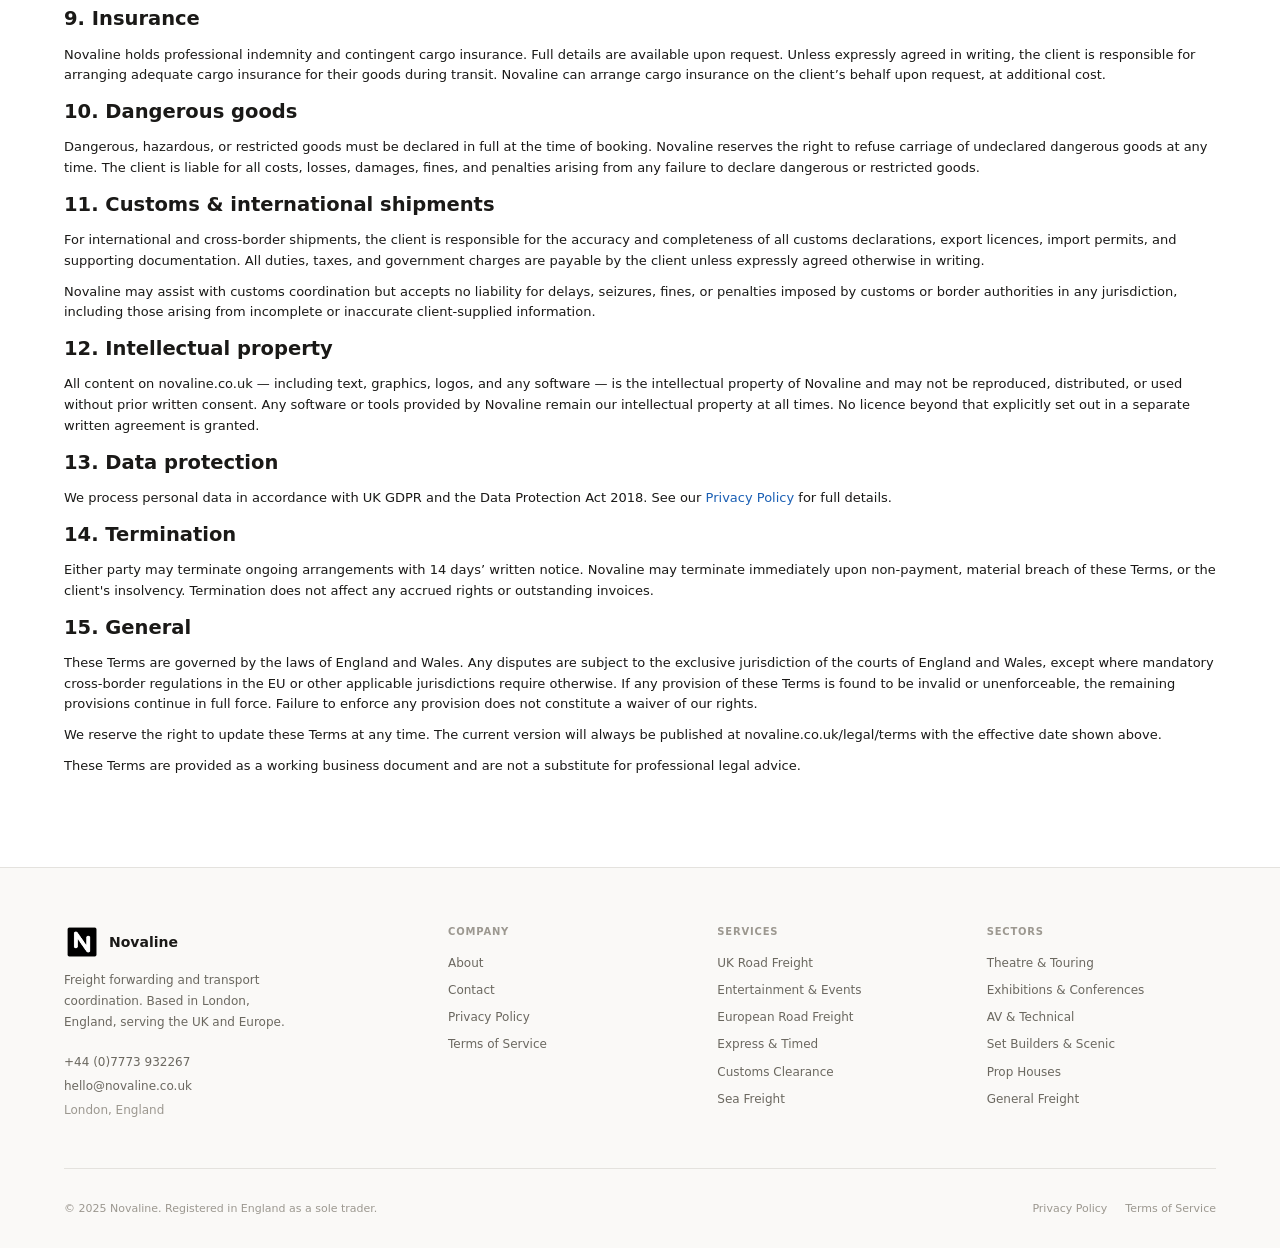
<file: legal/terms/index.html>
<!DOCTYPE html>
<html lang="en">
<head>
    <meta charset="UTF-8">
    <meta name="viewport" content="width=device-width, initial-scale=1.0">
    <title>Terms &amp; Conditions | Novaline</title>
    <meta name="description"
          content="Read Novaline's Terms & Conditions. Learn about the rules, obligations, and
          legal agreements for using our freight forwarding and transport coordination services
          in the UK and Europe.">
    <meta name="author" content="Novaline">
    <!-- CANONICAL URL -->
    <link rel="canonical" href="https://novaline.co.uk/legal/terms/">
    <!-- OPEN GRAPH -->
    <meta property="og:type" content="website">
    <meta property="og:url" content="https://novaline.co.uk/legal/terms/">
    <meta property="og:title"
          content="Privacy Policy | Novaline">
    <meta property="og:description"
          content="Read Novaline's Terms & Conditions. Learn about the rules, obligations, and
          legal agreements for using our freight forwarding and transport coordination services
          in the UK and Europe.">
    <!-- FAVICON -->
    <link rel="icon" href="/assets/logo/favicon.ico">
    <link rel="icon" href="/assets/logo/favicon.svg" type="image/svg+xml">
    <!-- STYLES -->
    <link rel="stylesheet" href="/style.css">
    <style>
        h2, p {
            margin-top: 10px;
            margin-bottom: 10px;
        }
    </style>
</head>
<!-- COOKIE CONSENT -->
<div class="cookie-banner" id="cookieConsent" role="dialog" aria-live="polite" aria-hidden="true"
     aria-label="Cookie consent">
    <div class="cookie-banner__inner">
        <p class="cookie-banner__text">
            We use cookies to understand how visitors use our site. You can accept or decline — no tracking without your
            consent.
            <a href="/legal/privacy/">Privacy Policy</a>
        </p>
        <div class="cookie-banner__actions">
            <button class="btn btn-primary" id="cookieAccept">Accept</button>
            <button class="btn" id="cookieDecline">Decline</button>
        </div>
    </div>
</div>
<body>
<!-- TOPBAR -->
<header class="topbar">
    <div class="topbar-inner">
        <a class="topbar-brand" href="/#top">
            <div class="brand-mark">
                <img src="/assets/logo/logo.png" alt="">
            </div>
            Novaline
        </a>
        <nav class="topbar-nav">
            <a class="topbar-tab" href="/#services">Services</a>
            <a class="topbar-tab" href="/#sectors">Sectors</a>
            <a class="topbar-tab" href="/#coverage">Coverage</a>
            <a class="topbar-tab" href="/#about">About</a>
            <a class="topbar-tab" href="/#contact">Contact</a>
        </nav>
        <div class="topbar-right">
            <a href="tel:+447773932267" class="btn btn-ghost topbar-phone">+44 (0)7773 932267</a>
            <a href="/#contact" class="btn btn-primary">Get a quote</a>
            <button class="nav-toggle" id="navToggle" aria-label="Open menu">
                <svg fill="none" stroke="currentColor" stroke-width="2" viewBox="0 0 24 24">
                    <path d="M4 6h16M4 12h16M4 18h16"/>
                </svg>
            </button>
        </div>
    </div>
</header>
<!-- Mobile nav -->
<nav class="mobile-nav" id="mobileNav">
    <a href="/#services" onclick="closeMobileNav()">Services</a>
    <a href="/#sectors" onclick="closeMobileNav()">Sectors</a>
    <a href="/#coverage" onclick="closeMobileNav()">Coverage</a>
    <a href="/#about" onclick="closeMobileNav()">About</a>
    <a href="/#contact" onclick="closeMobileNav()">Contact</a>
    <div class="mobile-nav-cta">
        <a href="tel:+447773932267" class="btn" style="justify-content:center; margin-bottom:8px; width:100%;">+44
            (0)7773 932267</a>
        <a href="/#contact" class="btn btn-primary" style="justify-content:center; width:100%;"
           onclick="closeMobileNav()">Get a quote</a>
    </div>
</nav>
<!-- MAIN CONTENT -->
<section class="section section-surface" aria-label="Privacy Policy">
    <div class="container">
        <div class="section-header">
            <h1>Terms &amp; Conditions</h1>
            <p class="section-sub">Effective: 1 April 2026</p>
        </div>
        <div>
            <h2>1. Introduction &amp; definitions</h2>
            <p>
                <strong>&ldquo;Novaline,&rdquo; &ldquo;we,&rdquo; &ldquo;us,&rdquo; &ldquo;our&rdquo;</strong> means
                Drake Dooner trading as Novaline, a sole trader registered in England. Upon incorporation, references
                to Novaline will apply to Novaline Transport Ltd.
                <strong>&ldquo;Client,&rdquo; &ldquo;you,&rdquo; &ldquo;your&rdquo;</strong> means the person, firm, or
                company instructing Novaline.
                <strong>&ldquo;Carrier&rdquo;</strong> means any third-party transport operator engaged by Novaline to
                perform
                physical transportation. <strong>&ldquo;Goods&rdquo;</strong> means the cargo to be transported or
                handled.
                <strong>&ldquo;Services&rdquo;</strong> means all logistics, transport coordination, freight forwarding,
                and
                ancillary services provided by Novaline.
            </p>
            <h2>2. Application</h2>
            <p>
                These Terms and Conditions (&ldquo;Terms&rdquo;) apply to all services provided by Novaline unless
                expressly
                varied in writing. By instructing Novaline &mdash; whether by email, telephone, or any other means
                &mdash;
                the client accepts these Terms in full.
            </p>
            <p>
                Novaline acts as a transport intermediary and coordinator. We do not ourselves perform physical
                transportation unless expressly agreed in writing. Our website (novaline.co.uk) is provided for
                marketing and informational purposes; use of the website is also subject to these Terms.
            </p>
            <h2>3. Our services</h2>
            <p>
                Novaline provides transport coordination and freight forwarding across the UK, European Union, and
                internationally, including North Africa. Our services include UK road freight (full and part loads),
                entertainment and event logistics (theatre, touring, exhibitions, AV and technical equipment), express
                and timed deliveries, European road freight, and assistance with customs coordination.
            </p>
            <p>
                Customs clearance and sea freight services are currently in development and will be subject to separate
                terms when available. Any software or TMS platform services provided by Novaline are currently in
                development and are provided on an as-is basis without warranty as to completeness, fitness for purpose,
                or uninterrupted availability. Separate software terms will apply once the platform is commercially
                launched.
            </p>
            <h2>4. Our responsibilities</h2>
            <p>
                Novaline will exercise reasonable care in selecting carriers and coordinating services. We will provide
                status updates and communicate known delays as soon as reasonably practicable. Collection and delivery
                times are estimates only unless a timed or guaranteed service is expressly agreed in writing with a
                specific surcharge applied.
            </p>
            <p>
                <strong>
                    Novaline does not guarantee the acts or omissions of carriers but will assist in pursuing claims
                    against carriers on the client's behalf where reasonable.
                </strong>
            </p>
            <h2>5. Client responsibilities</h2>
            <p>
                You must provide accurate and complete information about the goods, including description, weight,
                dimensions, declared value, hazardous nature, and any special handling requirements. You warrant that
                the goods are lawfully held, are not prohibited under applicable law, and are suitably packed for the
                intended transport. You are responsible for ensuring compliance with all applicable laws in the country
                of origin, any transit countries, and the destination country.
            </p>
            <p>
                <strong>
                    If inaccurate or incomplete information results in additional costs, fines, penalties, or claims,
                    the client is liable for all such costs.
                </strong>
            </p>
            <h2>6. Quotations &amp; pricing</h2>
            <p>
                Quotations are valid for 7 days unless otherwise stated, and are based on the information provided at
                the time. Quotes may be adjusted if actual circumstances differ from those described. All prices are
                exclusive of VAT unless otherwise stated.
            </p>
            <p>
                Unless expressly included, quotes exclude: customs duties, taxes, and government charges; storage or
                demurrage; cargo insurance; waiting time beyond 30 minutes; ferry, toll, and congestion charges; and any
                specialist handling or equipment not specified at the time of booking.
            </p>
            <p>
                Additional charges apply for: waiting time (&pound;30/hour after the first 30 minutes); weekend or bank
                holiday work (25&ndash;50% surcharge depending on service); failed deliveries outside Novaline&rsquo;s
                control; and specialist vehicle or equipment requirements not declared at booking.
            </p>
            <h2>7. Payment</h2>
            <p>
                Invoices are issued on the day of delivery or service completion. Payment is due within 14 days for new
                clients and within 30 days for established credit account holders, unless otherwise agreed in writing.
                A 2% early payment discount may be offered for payment within 7 days where agreed.
            </p>
            <p>
                Interest on overdue invoices is charged at 8% above the Bank of England base rate in accordance with the
                Late Payment of Commercial Debts (Interest) Act 1998. Novaline reserves the right to suspend services
                and to exercise a general lien over goods and documents in its possession until all outstanding charges
                are settled.
            </p>
            <h2>8. Liability</h2>
            <p>Liability for loss or damage to goods during physical transportation rests primarily with the carrier
                under
                applicable law. For international road freight, the CMR Convention applies. Novaline's liability as
                coordinator is limited to losses directly caused by our own negligence in selecting or instructing
                carriers.
            </p>
            <p>
                Novaline is not liable for loss, damage, or delay caused by: events outside our reasonable control
                (force
                majeure); the client&rsquo;s failure to comply with these Terms; inherent defects or inadequate packing
                of
                the goods; or the acts or omissions of customs or government authorities.
            </p>
            <p>
                Our total liability for any single claim shall not exceed the lesser of the declared value of the goods
                or the
                fee charged by Novaline for the relevant service. We are not liable for indirect, consequential, or
                special
                losses, including loss of profit or loss of contracts.
            </p>
            <p>
                Nothing in these Terms limits liability for death or personal injury caused by negligence, fraud, or any
                other liability that cannot be excluded under English law.
            </p>
            <p>
                Claims for loss or damage must be notified in writing within 7 days of delivery. Claims for non-delivery
                must
                be notified within 21 days of the expected delivery date. Late notification may prejudice your right to
                claim.
            </p>
            <h2>9. Insurance</h2>
            <p>
                Novaline holds professional indemnity and contingent cargo insurance. Full details are available upon
                request.
                Unless expressly agreed in writing, the client is responsible for arranging adequate cargo insurance for
                their goods during transit. Novaline can arrange cargo insurance on the client&rsquo;s behalf upon
                request,
                at additional cost.
            </p>
            <h2>10. Dangerous goods</h2>
            <p>
                Dangerous, hazardous, or restricted goods must be declared in full at the time of booking. Novaline
                reserves
                the right to refuse carriage of undeclared dangerous goods at any time. The client is liable for all
                costs,
                losses, damages, fines, and penalties arising from any failure to declare dangerous or restricted
                goods.
            </p>
            <h2>11. Customs &amp; international shipments</h2>
            <p>
                For international and cross-border shipments, the client is responsible for the accuracy and
                completeness
                of
                all customs declarations, export licences, import permits, and supporting documentation. All duties,
                taxes,
                and government charges are payable by the client unless expressly agreed otherwise in writing.
            </p>
            <p>
                Novaline may assist with customs coordination but accepts no liability for delays, seizures, fines, or
                penalties imposed by customs or border authorities in any jurisdiction, including those arising from
                incomplete or inaccurate client-supplied information.
            </p>
            <h2>12. Intellectual property</h2>
            <p>
                All content on novaline.co.uk &mdash; including text, graphics, logos, and any software &mdash; is the
                intellectual property of Novaline and may not be reproduced, distributed, or used without prior written
                consent. Any software or tools provided by Novaline remain our intellectual property at all times. No
                licence beyond that explicitly set out in a separate written agreement is granted.
            </p>
            <h2>13. Data protection</h2>
            <p>
                We process personal data in accordance with UK GDPR and the Data Protection Act 2018. See our
                <a href="/legal/privacy/">
                    Privacy Policy
                </a> for full details.
            </p>
            <h2>14. Termination</h2>
            <p>
                Either party may terminate ongoing arrangements with 14 days&rsquo; written notice. Novaline may
                terminate
                immediately upon non-payment, material breach of these Terms, or the client's insolvency. Termination
                does
                not affect any accrued rights or outstanding invoices.
            </p>
            <h2>15. General</h2>
            <p>
                These Terms are governed by the laws of England and Wales. Any disputes are subject to the exclusive
                jurisdiction of the courts of England and Wales, except where mandatory cross-border regulations in the
                EU
                or other applicable jurisdictions require otherwise. If any provision of these Terms is found to be
                invalid
                or unenforceable, the remaining provisions continue in full force. Failure to enforce any provision does
                not
                constitute a waiver of our rights.
            </p>
            <p>
                We reserve the right to update these Terms at any time. The current version will always be published at
                novaline.co.uk/legal/terms with the effective date shown above.
            </p>
            <p>
                These Terms are provided as a working business document and are not a substitute for professional legal
                advice.
            </p>
        </div>
    </div>
</section>
<!-- FOOTER -->
<footer class="footer">
    <div class="container">
        <div class="footer-grid">
            <div>
                <div class="footer-brand-name">
                    <div class="brand-mark">
                        <img src="/assets/logo/logo.png" alt="">
                    </div>
                    Novaline
                </div>
                <p class="footer-brand-desc">Freight forwarding and transport coordination. Based in London, England,
                    serving the UK and Europe.</p>
                <div class="footer-contact-list">
                    <a href="tel:+447773932267">+44 (0)7773 932267</a>
                    <a href="mailto:hello@novaline.co.uk">hello@novaline.co.uk</a>
                    <span>London, England</span>
                </div>
            </div>
            <div>
                <div class="footer-col-title">Company</div>
                <div class="footer-links">
                    <a href="/#about">About</a>
                    <a href="/#contact">Contact</a>
                    <a href="/legal/privacy/">Privacy Policy</a>
                    <a href="/legal/terms/">Terms of Service</a>
                </div>
            </div>
            <div>
                <div class="footer-col-title">Services</div>
                <div class="footer-links">
                    <a href="/#services">UK Road Freight</a>
                    <a href="/#services">Entertainment &amp; Events</a>
                    <a href="/#services">European Road Freight</a>
                    <a href="/#services">Express &amp; Timed</a>
                    <a href="/#services">Customs Clearance</a>
                    <a href="/#services">Sea Freight</a>
                </div>
            </div>
            <div>
                <div class="footer-col-title">Sectors</div>
                <div class="footer-links">
                    <a href="/#sectors">Theatre &amp; Touring</a>
                    <a href="/#sectors">Exhibitions &amp; Conferences</a>
                    <a href="/#sectors">AV &amp; Technical</a>
                    <a href="/#sectors">Set Builders &amp; Scenic</a>
                    <a href="/#sectors">Prop Houses</a>
                    <a href="/#sectors">General Freight</a>
                </div>
            </div>
        </div>
        <div class="footer-bottom">
            <span class="footer-bottom-copy">&copy; 2025 Novaline. Registered in England as a sole trader.</span>
            <div class="footer-bottom-links">
                <a href="/legal/privacy/">Privacy Policy</a>
                <a href="/legal/terms/">Terms of Service</a>
            </div>
        </div>
    </div>
</footer>
<script src="/script.js" defer></script>
</body>
</html>
</file>
<file: style.css>
*, *::before, *::after {
    box-sizing: border-box;
    margin: 0;
    padding: 0;
}

:root {
    --ink: #1a1917;
    --ink-2: #3d3b38;
    --ink-3: #6b6860;
    --ink-4: #9c9890;
    --rule: #e4e2de;
    --rule-2: #f0eeea;
    --paper: #faf9f7;
    --surface: #ffffff;
    --accent: #1a5fb4;
    --accent-dim: #1a5fb41a;
    --sg: #1a7a4a;
    --sg-bg: #edfaf2;
    --sg-b: #a4e4c0;
    --sr: #c0392b;
    --sans: -apple-system, BlinkMacSystemFont, 'Segoe UI', system-ui, sans-serif;
    --mono: 'SF Mono', 'Fira Code', 'Consolas', monospace;
    --r: 5px;
    --r-lg: 8px;
    --r-xl: 12px;
}

html {
    scroll-behavior: smooth;
}

body {
    font-family: var(--sans);
    font-size: 13px;
    line-height: 1.6;
    color: var(--ink);
    background: var(--paper);
    -webkit-font-smoothing: antialiased;
    overflow-x: hidden;
}

a {
    color: var(--accent);
    text-decoration: none;
}

a:hover {
    color: #1650a0;
}

img {
    display: block;
    max-width: 100%;
}

input, textarea, select, button {
    font-family: inherit;
    font-size: inherit;
}

button {
    cursor: pointer;
    border: none;
    background: none;
}

ul {
    padding-left: 0;
    list-style: none;
}

strong {
    font-weight: 600;
}

.container {
    width: 100%;
    max-width: 1200px;
    margin-inline: auto;
    padding-inline: 24px;
}

.btn {
    display: inline-flex;
    align-items: center;
    gap: 5px;
    padding: 7px 14px;
    font-size: 12px;
    font-weight: 500;
    border: 1px solid var(--rule);
    border-radius: var(--r);
    background: var(--surface);
    color: var(--ink-2);
    cursor: pointer;
    white-space: nowrap;
    text-decoration: none;
    transition: border-color .1s, background .1s, color .1s;
    line-height: 1.4;
}

.btn:hover {
    border-color: #bbb;
    color: var(--ink);
    background: var(--rule-2);
}

.btn-primary {
    background: var(--accent);
    border-color: var(--accent);
    color: #fff;
}

.btn-primary:hover {
    background: #1650a0;
    border-color: #1650a0;
    color: #fff;
}

.btn-lg {
    padding: 10px 22px;
    font-size: 13px;
    border-radius: var(--r-lg);
}

.btn-ghost {
    border-color: transparent;
    background: transparent;
}

.btn-ghost:hover {
    background: rgba(255, 255, 255, .12);
}

/* ── Cookie banner ── */
.cookie-banner {
    position: fixed;
    bottom: 0;
    left: 0;
    right: 0;
    z-index: 500;
    background: var(--ink);
    border-top: 1px solid rgba(255, 255, 255, .08);
    padding: 16px 24px;
    transform: translateY(100%);
    transition: transform .3s ease;
}

.cookie-banner--visible {
    transform: translateY(0);
}

.cookie-banner__inner {
    max-width: 1100px;
    margin-inline: auto;
    display: flex;
    align-items: center;
    gap: 24px;
    flex-wrap: wrap;
}

.cookie-banner__text {
    font-size: 12px;
    line-height: 1.65;
    color: rgba(255, 255, 255, .6);
    flex: 1;
    min-width: 220px;
}

.cookie-banner__text a {
    color: rgba(255, 255, 255, .8);
    text-decoration: underline;
}

.cookie-banner__text a:hover {
    color: #fff;
}

.cookie-banner__actions {
    display: flex;
    gap: 8px;
    flex-shrink: 0;
}

.cookie-banner__actions .btn {
    background: rgba(255, 255, 255, .08);
    border-color: rgba(255, 255, 255, .15);
    color: rgba(255, 255, 255, .7);
}

.cookie-banner__actions .btn:hover {
    background: rgba(255, 255, 255, .14);
    color: #fff;
}

/* ── Form error state ── */
.form-error {
    display: none;
    padding: 14px 16px;
    background: #fef2f2;
    border: 1px solid #fecaca;
    border-radius: var(--r-lg);
    font-size: 12px;
    line-height: 1.65;
    color: #991b1b;
}

.form-error.visible {
    display: block;
}

.form-error a {
    color: #991b1b;
    text-decoration: underline;
}

/* ── Credstrip — top of page, accent blue ── */
.credstrip {
    background: var(--accent);
    padding: 0;
}

.credstrip-inner {
    display: flex;
    align-items: center;
    max-width: 1100px;
    margin-inline: auto;
    height: 44px;
}

.cred-item {
    display: flex;
    align-items: center;
    gap: 7px;
    font-size: 11px;
    font-weight: 600;
    letter-spacing: .05em;
    color: rgba(255, 255, 255, .9);
    padding: 0 20px;
    height: 100%;
    white-space: nowrap;
    text-transform: uppercase;
    flex: 1;
    justify-content: center;
}

.cred-item:first-child {
    padding-left: 24px;
}

.cred-item svg {
    width: 13px;
    height: 13px;
    opacity: .75;
    flex-shrink: 0;
}

/* ── Topbar ── */
.topbar {
    position: sticky;
    top: 0;
    z-index: 200;
    height: 64px;
    background: var(--surface);
    border-bottom: 1px solid var(--rule);
}

.topbar-inner {
    display: flex;
    align-items: center;
    height: 100%;
    max-width: 1200px;
    margin-inline: auto;
    padding-inline: 24px;
}

.topbar-brand {
    display: flex;
    align-items: center;
    gap: 9px;
    font-size: 16px;
    font-weight: 700;
    letter-spacing: .01em;
    color: var(--ink);
    text-decoration: none;
    flex-shrink: 0;
    margin-right: 28px;
}

.brand-mark {
    width: 36px;
    height: 36px;
}

.topbar-nav {
    display: flex;
    align-items: center;
    height: 100%;
}

.topbar-tab {
    display: flex;
    align-items: center;
    height: 100%;
    padding: 0 14px;
    font-size: 13px;
    color: var(--ink-3);
    border-bottom: 2px solid transparent;
    transition: color .1s, border-color .1s;
    white-space: nowrap;
}

.topbar-tab:hover {
    color: var(--ink);
}

.topbar-tab.active {
    color: var(--accent);
    border-bottom-color: var(--accent);
    font-weight: 500;
}

.topbar-right {
    display: flex;
    align-items: center;
    gap: 10px;
    flex-shrink: 0;
    margin-left: auto;
}

.nav-toggle {
    display: none;
    align-items: center;
    justify-content: center;
    width: 36px;
    height: 36px;
    border-radius: var(--r);
    border: 1px solid var(--rule);
    background: var(--surface);
    color: var(--ink-2);
    cursor: pointer;
    flex-shrink: 0;
}

.nav-toggle svg {
    width: 16px;
    height: 16px;
}

.mobile-nav {
    display: none;
    flex-direction: column;
    background: var(--surface);
    border-bottom: 1px solid var(--rule);
    padding: 8px 0;
    position: sticky;
    top: 64px;
    z-index: 199;
}

.mobile-nav.open {
    display: flex;
}

.mobile-nav a {
    padding: 10px 24px;
    font-size: 13px;
    color: var(--ink-2);
}

.mobile-nav a:hover {
    background: var(--rule-2);
    color: var(--ink);
}

.mobile-nav-cta {
    padding: 12px 24px;
    border-top: 1px solid var(--rule);
    margin-top: 4px;
}

.mobile-nav-cta .btn-primary {
    color: var(--paper);
}

/* ── Hero — light blue bg image ── */
.hero {
    background: linear-gradient(to bottom, rgba(15, 40, 90, .62) 0%, rgba(15, 40, 90, .45) 100%),
    url('assets/img/hero-home.webp') center/cover no-repeat;
    /* ↑ swap hero-bg.jpg for your actual image path */
    background-color: #5b8fc9; /* fallback while image loads */
    color: #fff;
    padding: 96px 0 88px;
    position: relative;
    height: 600px;
    display: flex;
    align-items: center;
}

.hero-inner {
    position: relative;
    z-index: 1;
}

.hero-eyebrow {
    font-size: 10px;
    font-weight: 700;
    text-transform: uppercase;
    letter-spacing: .12em;
    color: var(--surface);
    margin-bottom: 18px;
    text-shadow: var(--ink) 1px 1px 2px;
}

.hero h1 {
    font-size: clamp(30px, 4.5vw, 52px);
    font-weight: 700;
    letter-spacing: -.03em;
    line-height: 1.08;
    color: #fff;
    max-width: 700px;
    margin-bottom: 22px;
}

.hero-sub {
    font-size: 15px;
    line-height: 1.85;
    color: #fff;
    max-width: 540px;
    margin-bottom: 38px;
    text-shadow: var(--ink) 1px 1px 2px;
}

.hero-actions {
    display: flex;
    align-items: center;
    gap: 12px;
    flex-wrap: wrap;
}

.hero-actions .btn-primary {
    background: #fff;
    border-color: #fff;
    color: var(--accent);
    font-weight: bold;
}

.hero-actions .btn-primary:hover {
    background: #f0f4ff;
    border-color: #f0f4ff;
}

/* Hero ghost button */
.hero-actions .btn-secondary {
    background: rgba(255, 255, 255, .12);
    border: 1px solid rgba(255, 255, 255, .3);
    color: #fff;
    padding: 10px 22px;
    font-size: 13px;
    border-radius: var(--r-lg);
    display: inline-flex;
    align-items: center;
    gap: 5px;
    transition: background .1s;
}

.hero-actions .btn-secondary:hover {
    background: rgba(255, 255, 255, .2);
}

/* ── Hero stats — full-width strip below hero ── */
.hero-stats-strip {
    background: var(--ink);
    border-bottom: 1px solid rgba(255, 255, 255, .06);
}

.hero-stats-inner {
    display: grid;
    grid-template-columns: repeat(4, 1fr);
    max-width: 1100px;
    margin-inline: auto;
}

.hero-stat {
    padding: 26px 28px;
    border-right: 1px solid rgba(255, 255, 255, .07);
    display: flex;
    flex-direction: column;
    gap: 5px;
}

.hero-stat:last-child {
    border-right: none;
}

.hero-stat-val {
    font-size: 13px;
    font-weight: 600;
    color: rgba(255, 255, 255, .88);
    line-height: 1.3;
}

.hero-stat-lbl {
    font-size: 11px;
    line-height: 1.55;
    color: rgba(255, 255, 255, .38);
}

/* ── Sections ── */
.section {
    padding-block: 80px;
}

.section-surface {
    background: var(--surface);
}

.section-border-t {
    border-top: 1px solid var(--rule);
}

.section-header {
    margin-bottom: 44px;
}

.section-header-center {
    text-align: center;
}

.section-header-center .section-sub {
    margin-inline: auto;
}

.section-label {
    font-size: 10px;
    font-weight: 700;
    text-transform: uppercase;
    letter-spacing: .09em;
    color: var(--ink-4);
    margin-bottom: 10px;
}

.section-title {
    font-size: clamp(20px, 2.5vw, 27px);
    font-weight: 700;
    letter-spacing: -.025em;
    line-height: 1.2;
    color: var(--ink);
    margin-bottom: 10px;
}

.section-sub {
    font-size: 13px;
    line-height: 1.75;
    color: var(--ink-3);
    max-width: 500px;
}

/* ── Services ── */
.services-grid-full {
    display: grid;
    grid-template-columns: repeat(3, 1fr);
    gap: 1px;
    background: var(--rule);
    border: 1px solid var(--rule);
    border-radius: var(--r-xl);
    overflow: hidden;
}

.svc-card {
    background: var(--surface);
    padding: 26px 26px 30px;
    display: flex;
    flex-direction: column;
}

.svc-card-featured {
    background: #eef4ff;
    border-left: 3px solid var(--accent);
}

.svc-num {
    font-family: var(--mono);
    font-size: 10px;
    font-weight: 700;
    color: var(--ink-3);
    margin-bottom: 16px;
    letter-spacing: .05em;
}

.svc-title {
    font-size: 14px;
    font-weight: 700;
    color: var(--ink);
    margin-bottom: 9px;
    letter-spacing: -.01em;
}

.svc-card-featured .svc-title {
    color: var(--accent);
}

.svc-body {
    font-size: 12px;
    line-height: 1.75;
    color: var(--ink-3);
    flex: 1;
    margin-bottom: 16px;
}

.svc-tag {
    display: inline-block;
    padding: 2px 8px;
    border-radius: 3px;
    font-size: 10px;
    font-weight: 700;
    letter-spacing: .04em;
    background: var(--accent);
    color: #fff;
    width: fit-content;
    margin-bottom: 14px;
}

/* ── Sectors ── */
.sectors-grid {
    display: grid;
    grid-template-columns: repeat(3, 1fr);
    gap: 10px;
}

.sector-card {
    background: var(--surface);
    border: 1px solid var(--rule);
    border-radius: var(--r-lg);
    padding: 20px 22px;
}

.sector-title {
    font-size: 13px;
    font-weight: 600;
    color: var(--ink);
    margin-bottom: 5px;
}

.sector-body {
    font-size: 11px;
    line-height: 1.65;
    color: var(--ink-3);
}

/* ── Why us ── */
.pillars-grid {
    display: grid;
    grid-template-columns: repeat(2, 1fr);
    gap: 1px;
    background: var(--rule);
    border: 1px solid var(--rule);
    border-radius: var(--r-xl);
    overflow: hidden;
}

.pillar {
    background: var(--paper);
    padding: 30px 32px;
}

.pillar-num {
    font-family: var(--mono);
    font-size: 10px;
    font-weight: 700;
    color: var(--ink-4);
    margin-bottom: 12px;
    letter-spacing: .05em;
}

.pillar-title {
    font-size: 14px;
    font-weight: 700;
    color: var(--ink);
    margin-bottom: 8px;
}

.pillar-body {
    font-size: 12px;
    line-height: 1.75;
    color: var(--ink-3);
}

/* ── Steps ── */
.steps {
    display: flex;
    flex-direction: column;
}

.step {
    display: grid;
    grid-template-columns: 32px 1fr;
    gap: 18px;
    padding: 18px 0;
    border-bottom: 1px solid var(--rule);
    align-items: start;
}

.step:last-child {
    border-bottom: none;
}

.step-num {
    width: 30px;
    height: 30px;
    background: var(--rule-2);
    border: 1px solid var(--rule);
    border-radius: 50%;
    display: flex;
    align-items: center;
    justify-content: center;
    font-size: 10px;
    font-weight: 700;
    font-family: var(--mono);
    color: var(--ink-3);
    flex-shrink: 0;
    margin-top: 1px;
}

.step-title {
    font-size: 13px;
    font-weight: 600;
    color: var(--ink);
    margin-bottom: 3px;
}

.step-body {
    font-size: 12px;
    line-height: 1.7;
    color: var(--ink-3);
}

/* ── About ── */
.about-grid {
    display: grid;
    grid-template-columns: 1fr 1fr;
    gap: 56px;
    align-items: start;
}

.about-list {
    display: flex;
    flex-direction: column;
    gap: 10px;
    margin-top: 20px;
}

.about-list-item {
    display: flex;
    align-items: flex-start;
    gap: 10px;
    font-size: 12px;
    line-height: 1.65;
    color: var(--ink-3);
}

.about-list-item::before {
    content: '';
    width: 5px;
    height: 5px;
    border-radius: 50%;
    background: var(--accent);
    flex-shrink: 0;
    margin-top: 5px;
}

/* ── Coverage ── */
.coverage-layout {
    display: grid;
    grid-template-columns: 1fr 1fr;
    gap: 64px;
    align-items: start;
}

.region-list {
    display: flex;
    flex-direction: column;
    margin-top: 32px;
}

.region {
    display: flex;
    align-items: flex-start;
    gap: 18px;
    padding: 20px 0;
    border-bottom: 1px solid var(--rule);
}

.region:first-child {
    border-top: 1px solid var(--rule);
}

.region-icon {
    width: 36px;
    height: 36px;
    border-radius: var(--r);
    background: var(--rule-2);
    border: 1px solid var(--rule);
    display: flex;
    align-items: center;
    justify-content: center;
    flex-shrink: 0;
    margin-top: 1px;
}

.region-icon svg {
    width: 16px;
    height: 16px;
    color: var(--ink-3);
}

.region-name {
    font-size: 13px;
    font-weight: 600;
    color: var(--ink);
    margin-bottom: 4px;
}

.region-detail {
    font-size: 12px;
    line-height: 1.65;
    color: var(--ink-3);
}

.routes-box {
    background: var(--surface);
    border: 1px solid var(--rule);
    border-radius: var(--r-lg);
    overflow: hidden;
    margin-top: 32px;
    /* Prevent the box itself from overflowing its column */
    min-width: 0;
}

.routes-box-header {
    padding: 10px 16px;
    background: var(--rule-2);
    border-bottom: 1px solid var(--rule);
    font-size: 10px;
    font-weight: 700;
    text-transform: uppercase;
    letter-spacing: .08em;
    color: var(--ink-4);
}

.route-list {
    display: flex;
    flex-direction: column;
    /* Allow horizontal scroll on very small widths rather than bursting the layout */
    overflow-x: auto;
}

.route-row {
    display: flex;
    align-items: center;
    gap: 10px;
    padding: 10px 16px;
    border-bottom: 1px solid var(--rule);
    font-size: 12px;
    /* Stop individual rows forcing the box wider */
    min-width: 0;
}

.route-row:last-child {
    border-bottom: none;
}

.route-origin {
    font-weight: 600;
    color: var(--ink);
    /* Fixed width replaced with min-width so it can shrink */
    min-width: 0;
    flex: 0 0 110px;
}

.route-line {
    flex: 1;
    height: 1px;
    min-width: 16px; /* always show at least a sliver */
    background: repeating-linear-gradient(90deg, var(--rule) 0, var(--rule) 4px, transparent 4px, transparent 9px);
}

.route-dest {
    color: var(--ink-3);
    min-width: 0;
    flex: 0 0 90px;
}

.route-mode {
    font-size: 10px;
    font-weight: 700;
    letter-spacing: .04em;
    background: var(--rule-2);
    border: 1px solid var(--rule);
    color: var(--ink-3);
    padding: 2px 7px;
    border-radius: 3px;
    margin-left: auto;
    white-space: nowrap;
    flex-shrink: 0;
}

/* ── CTA band ── */
.cta-band {
    background: var(--accent);
    padding: 52px 0;
}

.cta-band-inner {
    display: flex;
    align-items: center;
    justify-content: space-between;
    gap: 28px;
    flex-wrap: wrap;
}

.cta-band-title {
    font-size: clamp(18px, 2vw, 23px);
    font-weight: 700;
    letter-spacing: -.02em;
    color: #fff;
    margin-bottom: 6px;
}

.cta-band-sub {
    font-size: 13px;
    color: rgba(255, 255, 255, .62);
    line-height: 1.6;
}

.cta-band-actions {
    display: flex;
    gap: 10px;
    flex-wrap: wrap;
    flex-shrink: 0;
}

/* ── Contact ── */
.contact-layout {
    display: grid;
    grid-template-columns: 1fr 1.5fr;
    gap: 48px;
    align-items: start;
}

.contact-meta {
    display: flex;
    flex-direction: column;
    gap: 26px;
}

.contact-meta-label {
    font-size: 10px;
    font-weight: 700;
    text-transform: uppercase;
    letter-spacing: .08em;
    color: var(--ink-4);
    margin-bottom: 3px;
}

.contact-meta-val {
    font-size: 13px;
    color: var(--ink-2);
}

.contact-meta-val a {
    color: var(--accent);
}

.contact-meta-val a:hover {
    color: #1650a0;
}

/* ── Form ── */
.form-wrap {
    background: var(--paper);
    border: 1px solid var(--rule);
    border-radius: var(--r-xl);
    padding: 28px;
}

.form {
    display: flex;
    flex-direction: column;
    gap: 13px;
}

.form-row {
    display: grid;
    grid-template-columns: 1fr 1fr;
    gap: 11px;
}

.form-field {
    display: flex;
    flex-direction: column;
    gap: 4px;
}

.form-label {
    font-size: 11px;
    font-weight: 500;
    color: var(--ink-2);
}

.form-label .req {
    color: var(--sr);
    margin-left: 2px;
}

.input {
    width: 100%;
    padding: 7px 10px;
    font-size: 13px;
    color: var(--ink);
    background: var(--surface);
    border: 1px solid var(--rule);
    border-radius: var(--r);
    outline: none;
    transition: border-color .15s;
}

.input:focus {
    border-color: var(--accent);
    box-shadow: 0 0 0 3px var(--accent-dim);
}

.input::placeholder {
    color: var(--ink-4);
}

textarea.input {
    resize: vertical;
    min-height: 88px;
    line-height: 1.6;
}

select.input {
    cursor: pointer;
}

.form-submit {
    display: flex;
    align-items: center;
    justify-content: center;
    width: 100%;
    padding: 10px 20px;
    font-size: 13px;
    font-weight: 500;
    color: #fff;
    background: var(--accent);
    border: 1px solid var(--accent);
    border-radius: var(--r-lg);
    cursor: pointer;
    transition: background .1s;
}

.form-submit:hover {
    background: #1650a0;
    border-color: #1650a0;
}

.form-hint {
    font-size: 11px;
    color: var(--ink-4);
    text-align: center;
}

.form-success {
    display: none;
    padding: 24px;
    text-align: center;
    background: var(--sg-bg);
    border: 1px solid var(--sg-b);
    border-radius: var(--r-lg);
}

.form-success.visible {
    display: block;
}

.form-success-icon {
    width: 38px;
    height: 38px;
    border-radius: 50%;
    background: #fff;
    border: 1px solid var(--sg-b);
    display: flex;
    align-items: center;
    justify-content: center;
    margin: 0 auto 12px;
    font-size: 16px;
    color: var(--sg);
}

.footer {
    background: var(--paper);
    padding: 56px 0 0;
    border-top: 1px solid var(--rule);
}

.footer-grid {
    display: grid;
    grid-template-columns: 1.5fr 1fr 1fr 1fr;
    gap: 40px;
    padding-bottom: 48px;
}

.footer-brand-name {
    display: flex;
    align-items: center;
    gap: 9px;
    font-size: 14px;
    font-weight: 700;
    color: var(--ink);
    margin-bottom: 8px;
}

.footer-brand-desc {
    font-size: 12px;
    line-height: 1.75;
    color: var(--ink-3);
    margin-bottom: 20px;
    max-width: 230px;
}

.footer-contact-list {
    display: flex;
    flex-direction: column;
    gap: 5px;
}

.footer-contact-list a {
    font-size: 12px;
    color: var(--ink-3);
}

.footer-contact-list a:hover {
    color: var(--ink);
    text-decoration: underline;
}

.footer-contact-list span {
    font-size: 12px;
    color: var(--ink-4);
}

.footer-col-title {
    font-size: 10px;
    font-weight: 700;
    text-transform: uppercase;
    letter-spacing: .08em;
    color: var(--ink-4);
    margin-bottom: 14px;
}

.footer-links {
    display: flex;
    flex-direction: column;
    gap: 8px;
}

.footer-links a {
    font-size: 12px;
    color: var(--ink-3);
}

.footer-links a:hover {
    color: var(--ink);
    text-decoration: underline;
}

.footer-bottom {
    border-top: 1px solid var(--rule);
    padding: 16px 0;
    display: flex;
    align-items: center;
    justify-content: space-between;
    flex-wrap: wrap;
    gap: 10px;
    height: 80px;
}

.footer-bottom-copy {
    font-size: 11px;
    color: var(--ink-4);
}

.footer-bottom-links {
    display: flex;
    gap: 18px;
}

.footer-bottom-links a {
    font-size: 11px;
    color: var(--ink-4);
}

.footer-bottom-links a:hover {
    color: var(--ink);
    text-decoration: underline;
}

@media (max-width: 1024px) {
    .services-grid-full {
        grid-template-columns: 1fr 1fr;
    }

    .footer-grid {
        grid-template-columns: 2fr 1fr 1fr 1fr;
    }

    .footer-brand-desc {
        max-width: none;
    }
}

@media (max-width: 860px) {
    .topbar-nav {
        display: none;
    }

    .topbar-right .topbar-phone {
        display: none;
    }

    .nav-toggle {
        display: flex;
    }

    .contact-layout {
        grid-template-columns: 1fr;
    }

    .about-grid {
        grid-template-columns: 1fr;
        gap: 28px;
    }

    .coverage-layout {
        grid-template-columns: 1fr;
        gap: 36px;
    }

    .credstrip {
        display: none;
    }

    .hero-stats-inner {
        grid-template-columns: 1fr 1fr;
    }

    .hero-stat {
        border-right: none;
        border-bottom: 1px solid rgba(255, 255, 255, .07);
    }

    .hero-stat:nth-child(odd) {
        border-right: 1px solid rgba(255, 255, 255, .07);
    }

    .hero-stat:nth-last-child(-n+2) {
        border-bottom: none;
    }
    .footer-grid {
        grid-template-columns: 1fr 1fr;
    }
}

@media (max-width: 720px) {
    .hero-inner {
        z-index: 3;
    }

    .hero::after {
        content: "";
        position: absolute;
        inset: 0;
        background: linear-gradient(
                to top,
                rgba(0, 0, 0, 0.72) 30%,
                rgba(0, 0, 0, 0.38) 60%,
                rgba(0, 0, 0, 0.18) 100%
        );
        z-index: 2;
    }

    .services-grid-full {
        grid-template-columns: 1fr;
    }

    .sectors-grid {
        grid-template-columns: 1fr 1fr;
    }

    .pillars-grid {
        grid-template-columns: 1fr;
    }

    .section {
        padding-block: 56px;
    }

    .how-grid {
        grid-template-columns: 1fr !important;
        gap: 36px !important;
    }
}

@media (max-width: 540px) {
    .sectors-grid {
        grid-template-columns: 1fr;
    }

    .form-row {
        grid-template-columns: 1fr;
    }

    .cookie-banner__inner {
        flex-direction: column;
        align-items: flex-start;
        gap: 12px;
    }

    .cookie-banner__actions {
        width: 100%;
    }

    .cookie-banner__actions .btn {
        flex: 1;
        justify-content: center;
    }

    .footer-grid {
        grid-template-columns: 1fr;
    }

    .cta-band-inner {
        flex-direction: column;
        align-items: flex-start;
    }

    .cta-band-actions {
        width: 100%;
    }

    .cta-band-actions .btn {
        flex: 1;
        justify-content: center;
    }

    .hero {
        padding: 64px 0 60px;
    }

    .hero h1 {
        font-size: 28px;
    }

    .hero-sub {
        font-size: 14px;
    }

    .hero-actions {
        flex-direction: column;
        align-items: stretch;
    }

    .hero-actions .btn, .hero-actions .btn-secondary {
        justify-content: center;
    }

    .hero-stats-inner {
        grid-template-columns: 1fr;
    }

    .hero-stat {
        border-right: none !important;
        border-bottom: 1px solid rgba(255, 255, 255, .07) !important;
    }

    .hero-stat:last-child {
        border-bottom: none !important;
    }

    .coverage-layout {
        display: grid;
        grid-template-columns: 1fr;
    }

    .route-origin {
        flex: 0 0 80px;
    }

    .route-dest {
        flex: 0 0 70px;
    }
}
</file>
